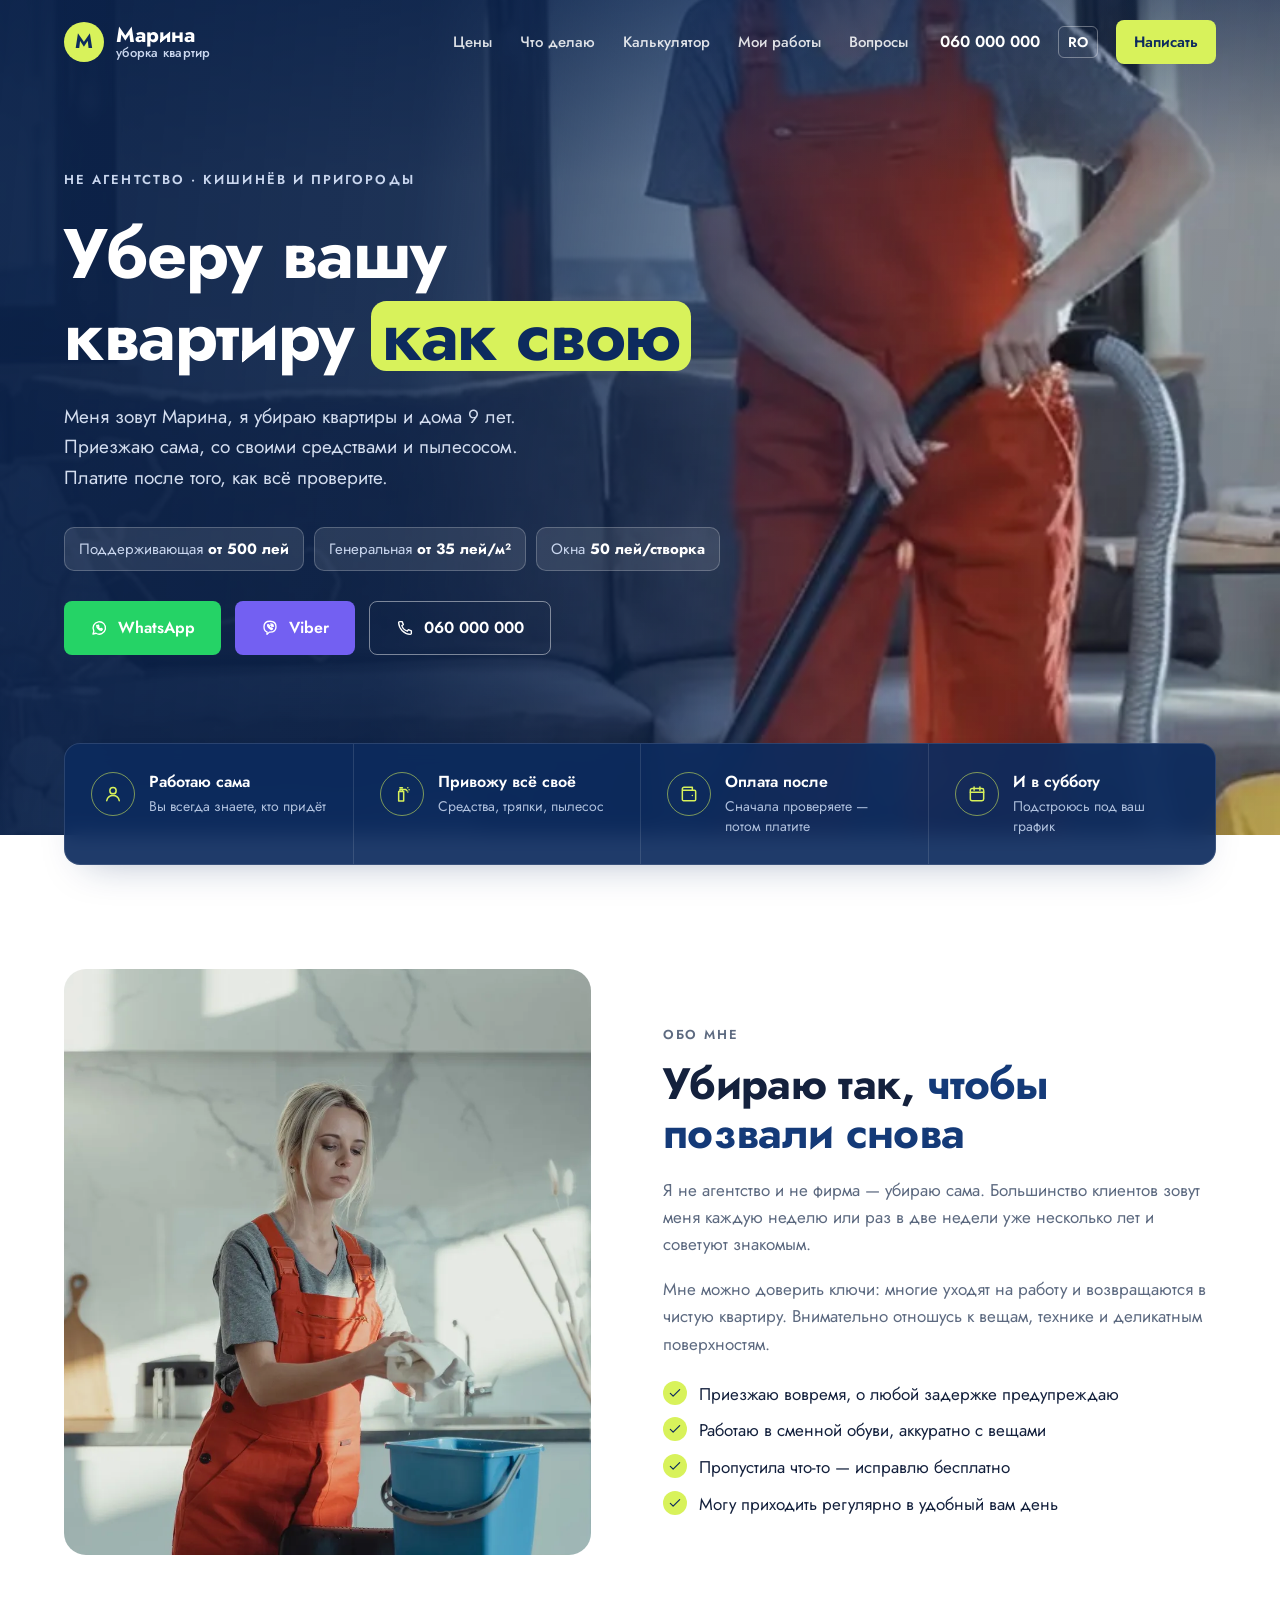
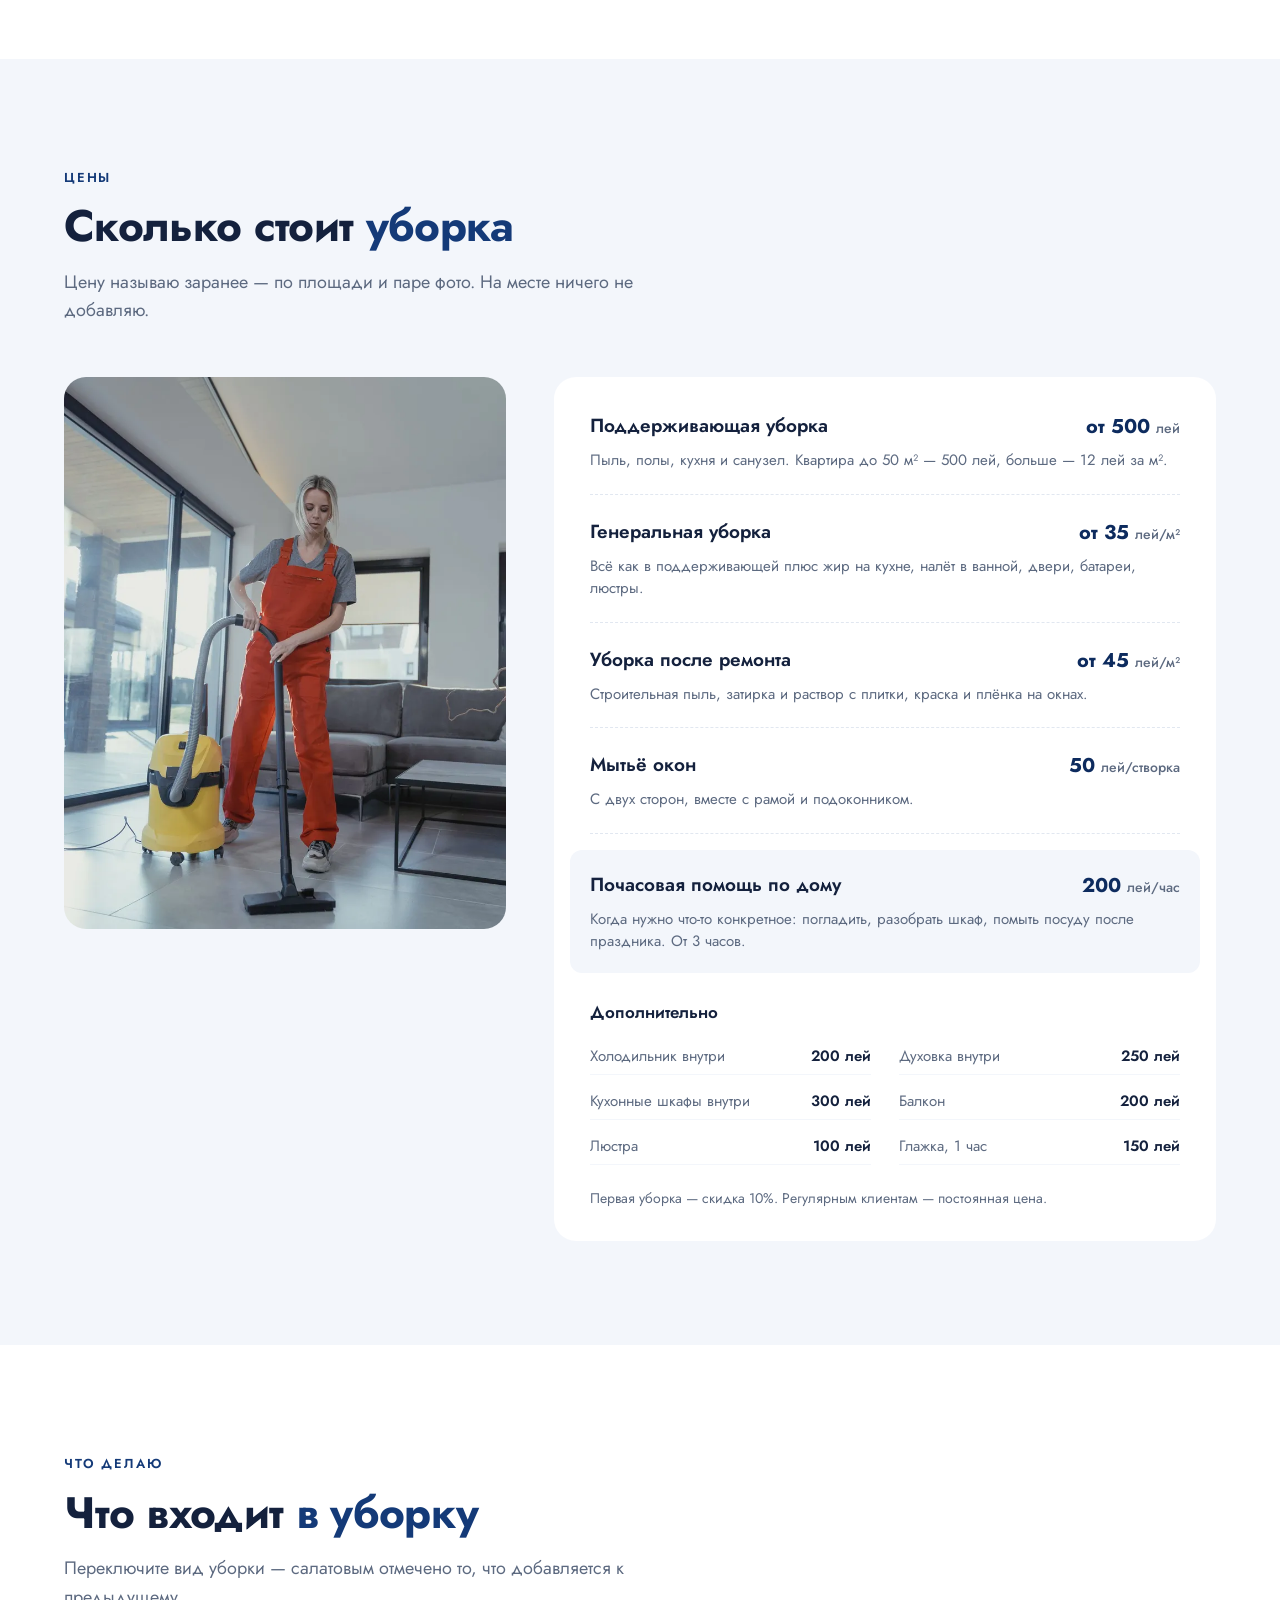
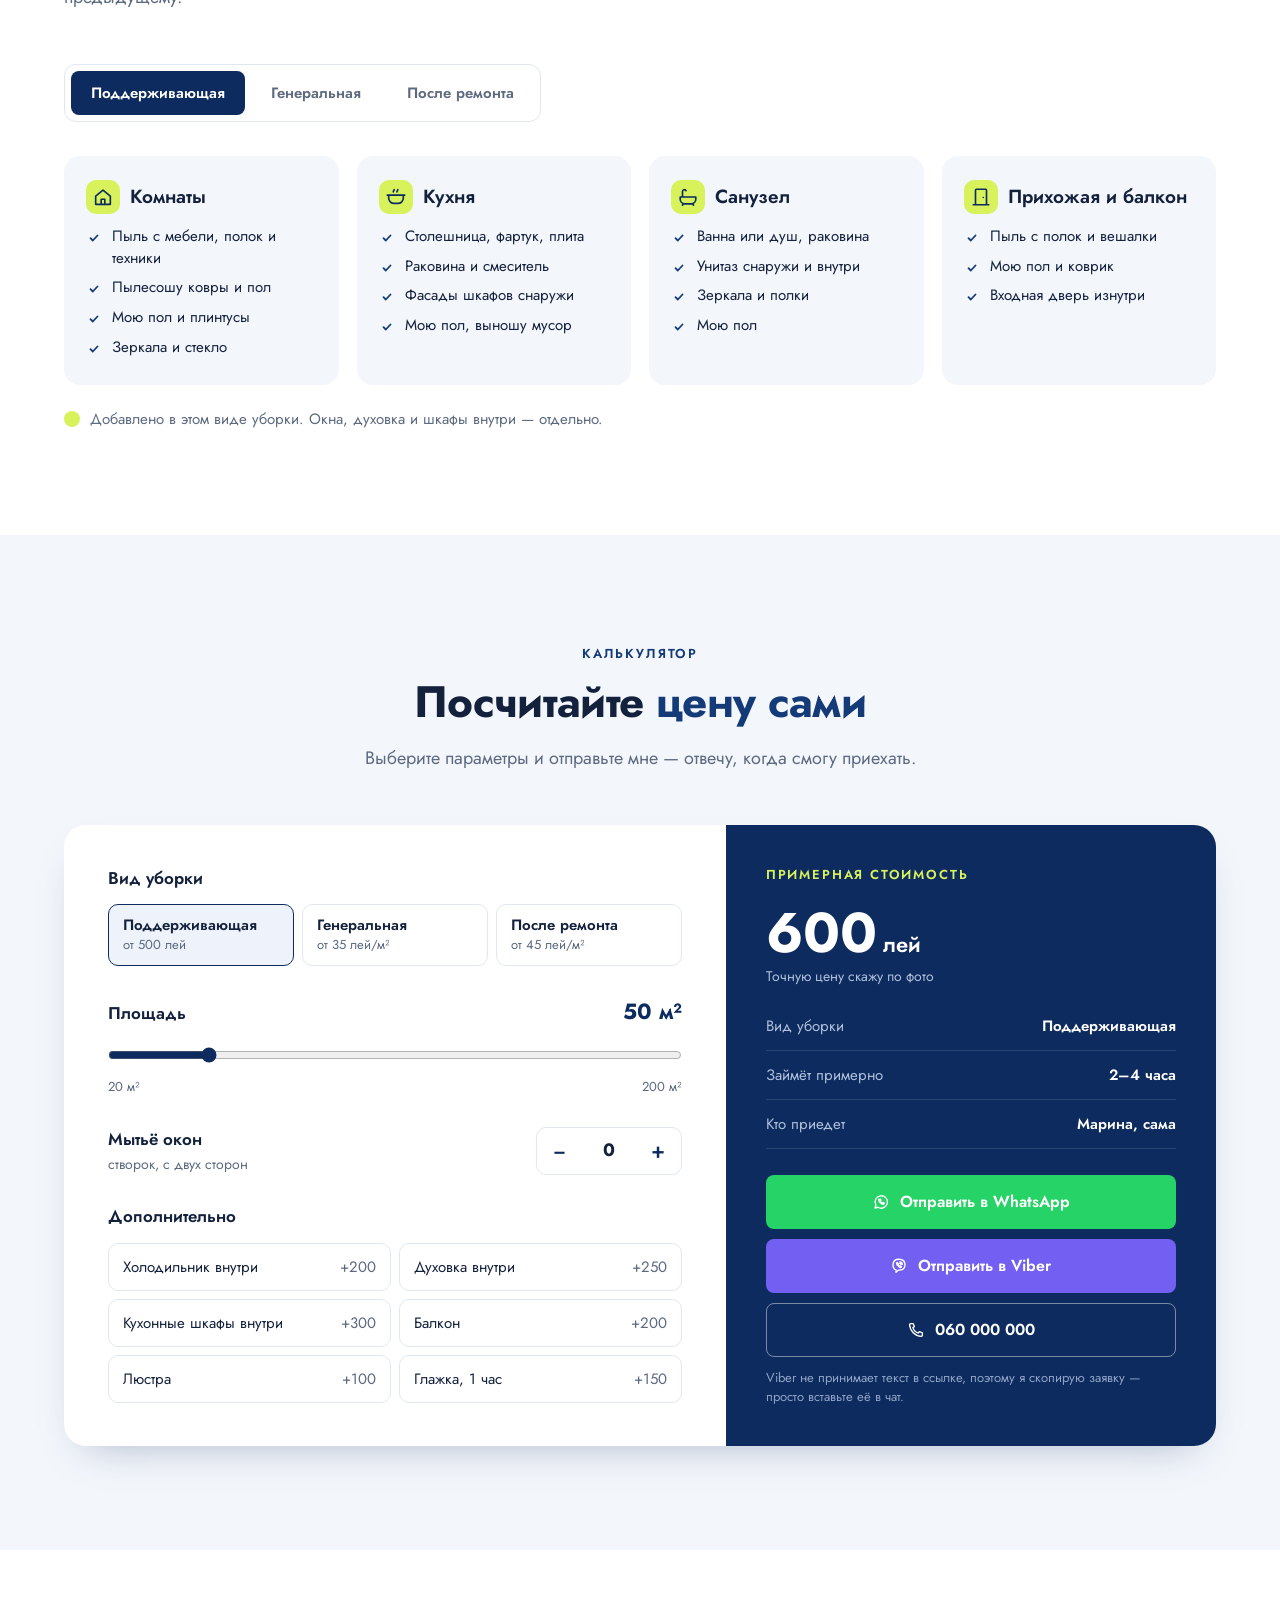
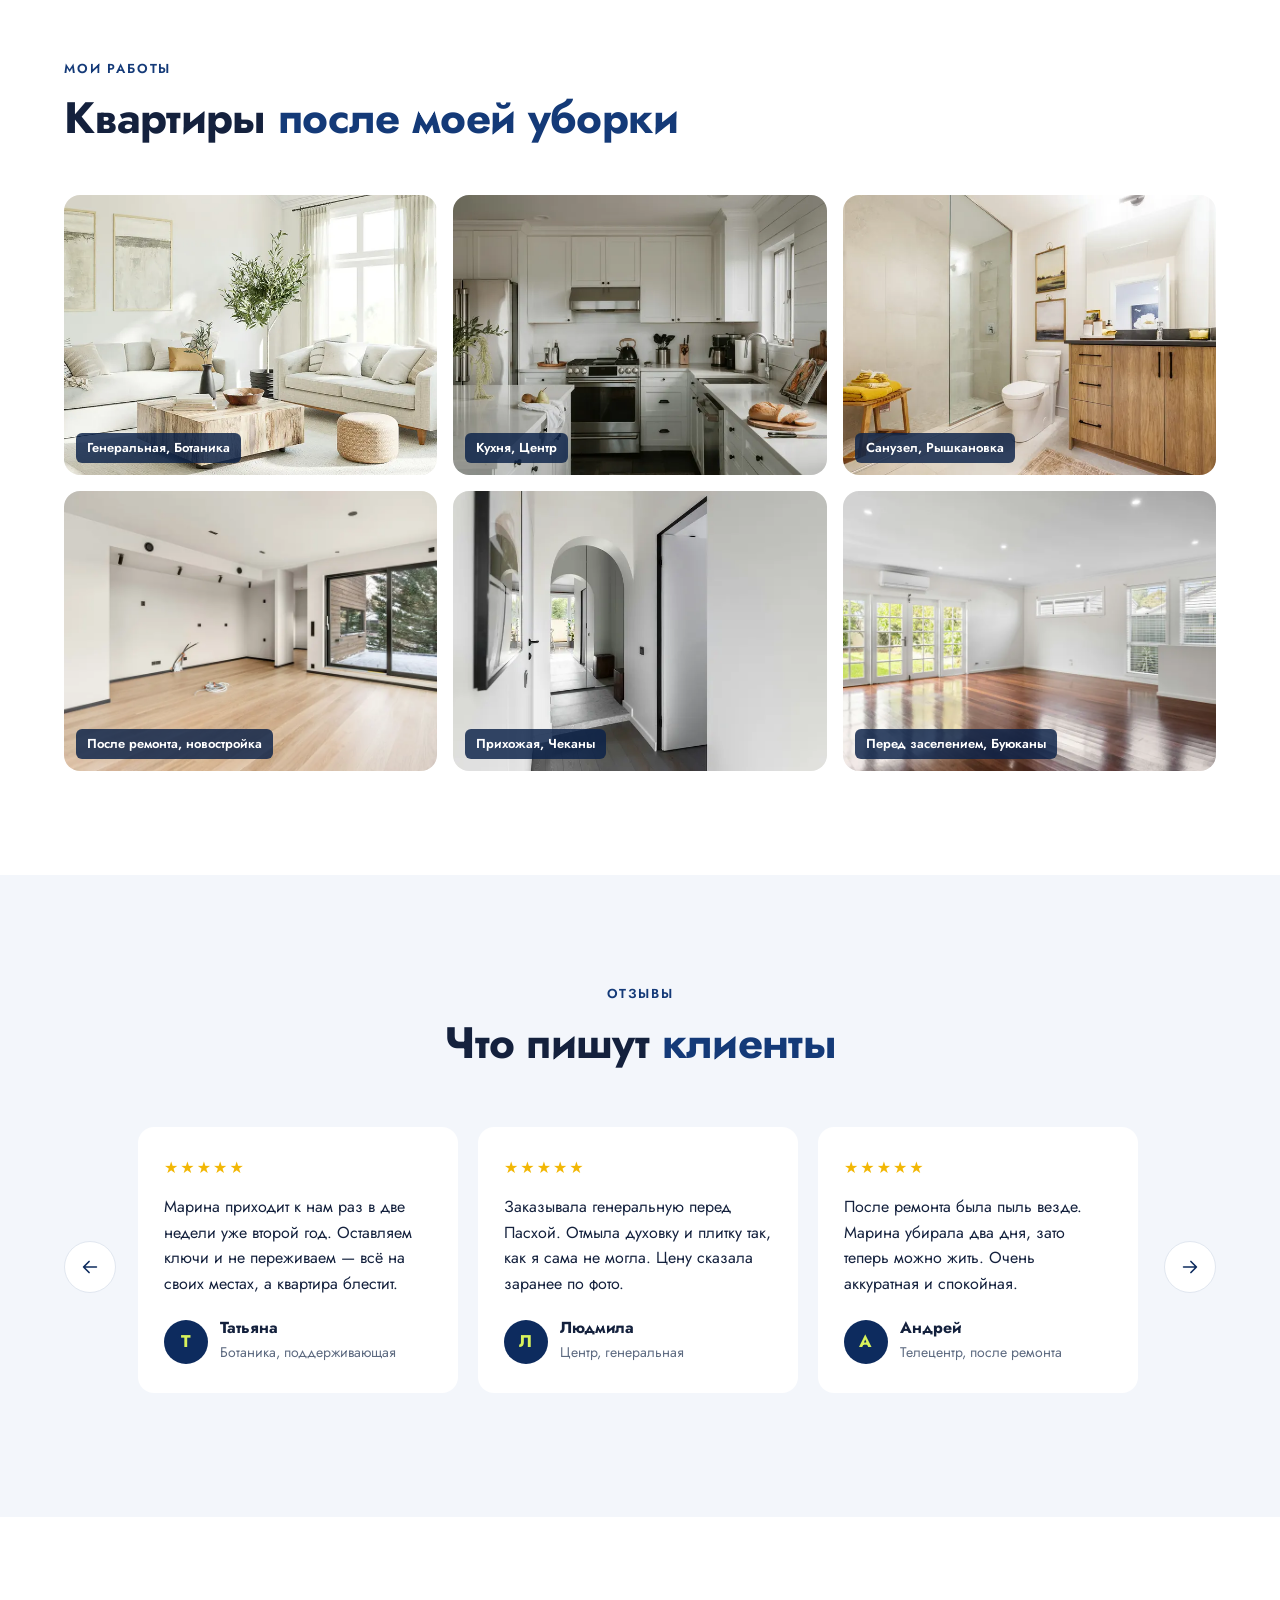
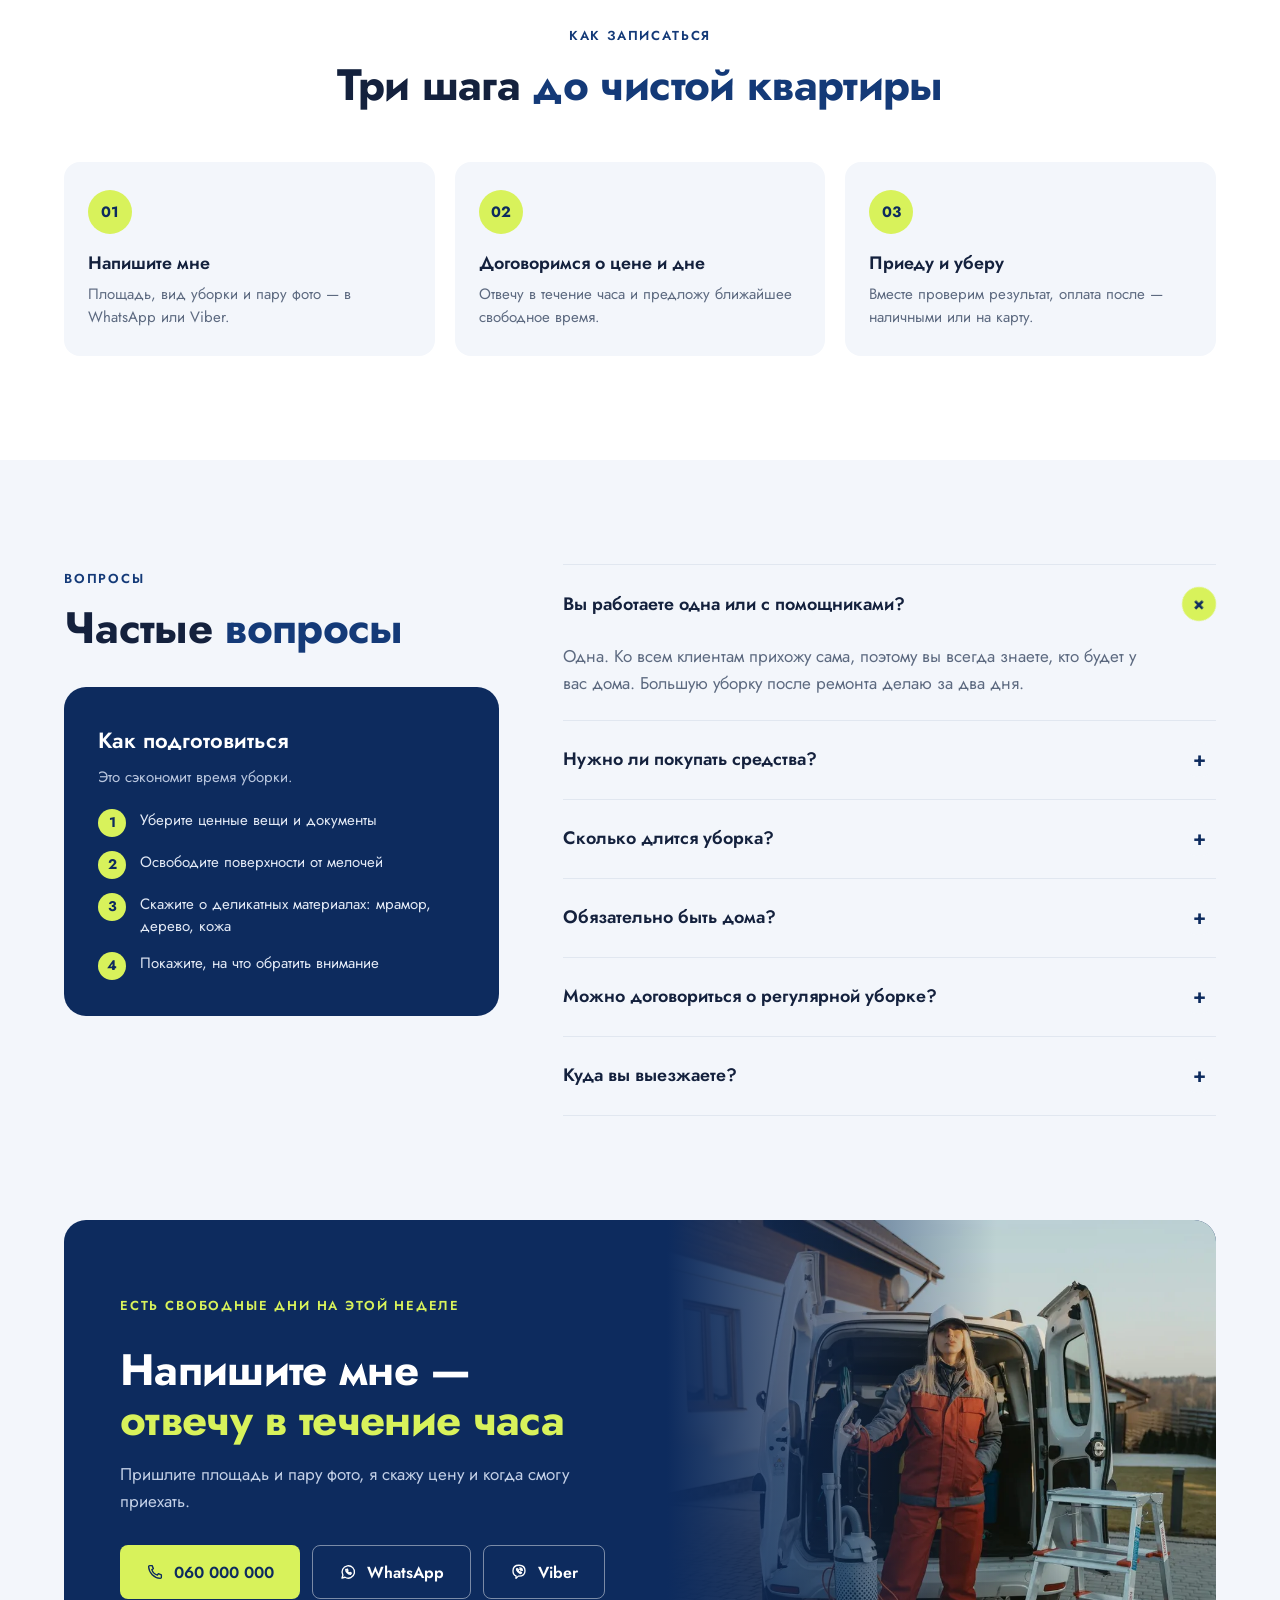
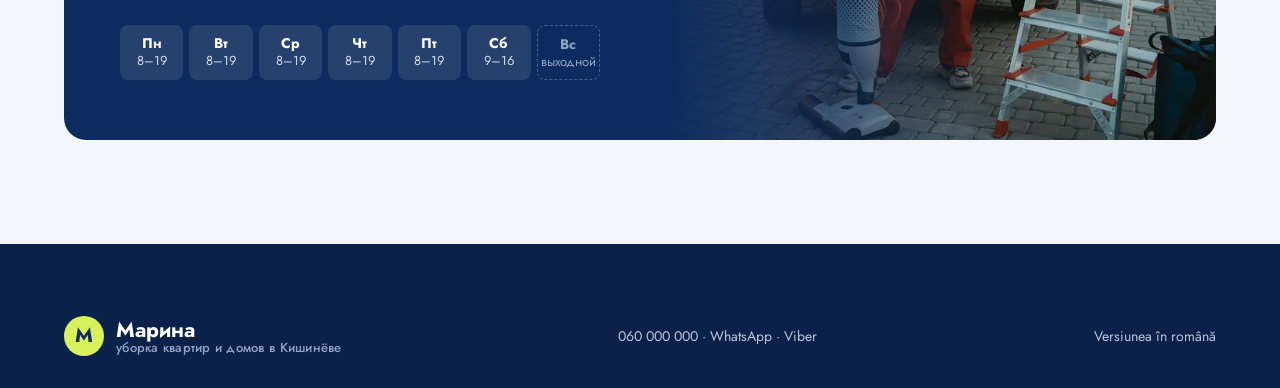
<file: index.html>
<!doctype html>
<html lang="ru">
<head>
<meta charset="utf-8">
<meta name="viewport" content="width=device-width,initial-scale=1">
<title>Марина — уборка квартир и домов в Кишинёве</title>
<meta name="description" content="Уборка квартир и домов в Кишинёве: поддерживающая, генеральная, после ремонта, мытьё окон. Приезжаю сама, со своими средствами. Не агентство. Оплата после проверки.">
<link rel="canonical" href="https://webonix-md.github.io/uborka-solo/">
<link rel="alternate" hreflang="ru" href="https://webonix-md.github.io/uborka-solo/">
<link rel="alternate" hreflang="ro" href="https://webonix-md.github.io/uborka-solo/ro.html">
<meta property="og:type" content="website">
<meta property="og:locale" content="ru_RU">
<meta property="og:title" content="Марина — уборка квартир и домов в Кишинёве">
<meta property="og:description" content="Не агентство: приезжаю сама, со своими средствами. Оплата после проверки. Цена онлайн.">
<meta property="og:url" content="https://webonix-md.github.io/uborka-solo/">
<meta property="og:image" content="https://webonix-md.github.io/uborka-solo/img/og/og-square-ru.jpg">
<meta property="og:image:width" content="1200">
<meta property="og:image:height" content="1200">
<meta name="theme-color" content="#0D2B5E">
<link rel="icon" href="favicon.svg" type="image/svg+xml">
<link rel="preload" href="fonts/Jost-Bold.woff2" as="font" type="font/woff2" crossorigin>
<link rel="preload" href="fonts/Jost-Regular.woff2" as="font" type="font/woff2" crossorigin>
<link rel="preload" href="img/hero.webp" as="image" media="(min-width:641px)">
<link rel="preload" href="img/hero-m.webp" as="image" media="(max-width:640px)">
<link rel="stylesheet" href="style.css">
</head>
<body>

<svg width="0" height="0" style="position:absolute" aria-hidden="true">
  <symbol id="i-phone" viewBox="0 0 24 24"><path d="M5 3.5h3.2l1.6 4-2 1.3a11 11 0 0 0 7.4 7.4l1.3-2 4 1.6V19a1.5 1.5 0 0 1-1.6 1.5A16.5 16.5 0 0 1 3.5 5.1 1.5 1.5 0 0 1 5 3.5z"/></symbol>
  <symbol id="i-wa" viewBox="0 0 24 24"><path d="M4 20l1.2-3.9A8.3 8.3 0 1 1 8 19z"/><path d="M9 8.5c0 3 2.5 6.5 6.3 6.6l1.1-1.6-1.7-.9-.9.8c-1-.4-2.3-1.7-2.7-2.7l.8-.9-.9-1.7-1.5.9"/></symbol>
  <symbol id="i-viber" viewBox="0 0 24 24"><path d="M12 3c5.3 0 8 2 8 7.3s-2.7 7.2-8 7.2h-.9L8 20.5v-3.3C5 16.3 4 14.3 4 10.3 4 5 6.7 3 12 3z"/><path d="M9.3 7.6c-.5.3-.7.9-.4 1.6a9 9 0 0 0 4.4 4.6c.7.3 1.3.1 1.7-.4l.3-.5-1.5-1-.7.5a5 5 0 0 1-2.3-2.3l.5-.7-1-1.5zM13 6.5a3.5 3.5 0 0 1 3.4 3.4M13 8.3a1.6 1.6 0 0 1 1.6 1.6"/></symbol>
  <symbol id="i-arr" viewBox="0 0 24 24"><path d="M5 12h14M13 6l6 6-6 6"/></symbol>
  <symbol id="i-arl" viewBox="0 0 24 24"><path d="M19 12H5M11 6l-6 6 6 6"/></symbol>
  <symbol id="i-check" viewBox="0 0 24 24"><path d="M5 12.5l4.2 4.2L19 7"/></symbol>
  <symbol id="i-user" viewBox="0 0 24 24"><circle cx="12" cy="8" r="3.8"/><path d="M4.5 20c.8-4 3.8-6.2 7.5-6.2s6.7 2.2 7.5 6.2"/></symbol>
  <symbol id="i-spray" viewBox="0 0 24 24"><path d="M8 9h6v11.5H8zM9.5 9V6.5h3V9M12.5 6.5h4l1.5 1.5M9.5 4.5h3"/><path d="M19 4.5h.01M20.5 7h.01M19 9.5h.01"/></symbol>
  <symbol id="i-wallet" viewBox="0 0 24 24"><path d="M4 7.5h14.5A1.5 1.5 0 0 1 20 9v9.5a1.5 1.5 0 0 1-1.5 1.5H5.5A1.5 1.5 0 0 1 4 18.5V6a2 2 0 0 1 2-2h10v3.5"/><path d="M16 13.8h.01"/></symbol>
  <symbol id="i-cal" viewBox="0 0 24 24"><rect x="4" y="5.5" width="16" height="14.5" rx="2"/><path d="M4 10h16M8.5 3.5v4M15.5 3.5v4"/></symbol>
  <symbol id="i-heart" viewBox="0 0 24 24"><path d="M12 20s-7.5-4.6-7.5-10.2A4.3 4.3 0 0 1 12 7.2a4.3 4.3 0 0 1 7.5 2.6C19.5 15.4 12 20 12 20z"/></symbol>
  <symbol id="i-home" viewBox="0 0 24 24"><path d="M4 11l8-6.5 8 6.5V20H4z"/><path d="M10 20v-5.5h4V20"/></symbol>
  <symbol id="i-pot" viewBox="0 0 24 24"><path d="M4 10h16v3a6 6 0 0 1-6 6h-4a6 6 0 0 1-6-6zM2.5 10h19M9 6.5c0-1 1-1.5 1-2.5M13 6.5c0-1 1-1.5 1-2.5"/></symbol>
  <symbol id="i-bath" viewBox="0 0 24 24"><path d="M3.5 12h17v2.5a5 5 0 0 1-5 5h-7a5 5 0 0 1-5-5zM6 12V6a2 2 0 0 1 3.8-.9M7 19.5L6 21M17 19.5l1 1.5"/></symbol>
  <symbol id="i-door" viewBox="0 0 24 24"><path d="M6 20.5V4.5a1 1 0 0 1 1-1h10a1 1 0 0 1 1 1v16M3.5 20.5h17M14.5 12.5h.01"/></symbol>
  <symbol id="i-chat" viewBox="0 0 24 24"><path d="M4 5.5h16v10.5H9l-5 4z"/><path d="M8 10h8M8 13h5"/></symbol>
  <symbol id="i-menu" viewBox="0 0 24 24"><path d="M4 7h16M4 12h16M4 17h16"/></symbol>
  <symbol id="i-ig" viewBox="0 0 24 24"><rect x="4" y="4" width="16" height="16" rx="5"/><circle cx="12" cy="12" r="3.7"/><path d="M16.8 7.2h.01"/></symbol>
</svg>

<header class="hdr">
  <div class="wrap">
    <a class="logo logo--name" href="#top" aria-label="Марина — уборка, на главную"><span class="logo__m">М</span><span class="logo__t">Марина<small>уборка квартир</small></span></a>
    <nav class="nav" id="nav" aria-label="Меню">
      <a href="#prices">Цены</a>
      <a href="#does">Что делаю</a>
      <a href="#calc-sec">Калькулятор</a>
      <a href="#works">Мои работы</a>
      <a href="#faq">Вопросы</a>
    </nav>
    <div class="hdr__r">
      <a class="hdr__tel" href="tel:+37360000000">060 000 000</a>
      <a class="lang" href="ro.html" hreflang="ro" lang="ro" title="Versiunea în limba română">RO</a>
      <a class="btn btn--lime btn--sm" href="https://wa.me/37360000000">Написать</a>
    </div>
    <button class="burger" id="burger" aria-label="Открыть меню" aria-expanded="false" aria-controls="nav"><svg class="i"><use href="#i-menu"/></svg></button>
  </div>
</header>

<main id="top">

<!-- ПЕРВЫЙ ЭКРАН -->
<section class="hero hero--solo">
  <div class="hero__bg">
    <picture>
      <source media="(max-width:640px)" srcset="img/hero-m.webp">
      <img src="img/hero.webp" alt="Марина пылесосит гостиную клиента" width="1920" height="1058" fetchpriority="high">
    </picture>
  </div>
  <div class="wrap">
    <div class="hero__in">
      <p class="hero__k">Не агентство · Кишинёв и пригороды</p>
      <h1>Уберу вашу квартиру <em>как&nbsp;свою</em></h1>
      <p class="hero__p">Меня зовут Марина, я убираю квартиры и дома 9 лет. Приезжаю сама, со своими средствами и пылесосом. Платите после того, как всё проверите.</p>
      <div class="me__prices">
        <span>Поддерживающая <b>от 500 лей</b></span>
        <span>Генеральная <b>от 35 лей/м²</b></span>
        <span>Окна <b>50 лей/створка</b></span>
      </div>
      <div class="hero__btns">
        <a class="btn btn--wa" href="https://wa.me/37360000000"><svg class="i"><use href="#i-wa"/></svg> WhatsApp</a>
        <a class="btn btn--vb" href="viber://chat?number=%2B37360000000"><svg class="i"><use href="#i-viber"/></svg> Viber</a>
        <a class="btn btn--line" href="tel:+37360000000"><svg class="i"><use href="#i-phone"/></svg> 060 000 000</a>
      </div>
    </div>
  </div>
</section>

<div class="perks">
  <div class="wrap">
    <ul class="perks__in">
      <li class="perk"><span class="perk__ic"><svg class="i"><use href="#i-user"/></svg></span><div><b>Работаю сама</b><span>Вы всегда знаете, кто придёт</span></div></li>
      <li class="perk"><span class="perk__ic"><svg class="i"><use href="#i-spray"/></svg></span><div><b>Привожу всё своё</b><span>Средства, тряпки, пылесос</span></div></li>
      <li class="perk"><span class="perk__ic"><svg class="i"><use href="#i-wallet"/></svg></span><div><b>Оплата после</b><span>Сначала проверяете — потом платите</span></div></li>
      <li class="perk"><span class="perk__ic"><svg class="i"><use href="#i-cal"/></svg></span><div><b>И в субботу</b><span>Подстроюсь под ваш график</span></div></li>
    </ul>
  </div>
</div>

<!-- ОБО МНЕ -->
<section class="sec sec--white" id="about">
  <div class="wrap about">
    <div class="about__img rv">
      <img src="img/about.webp" alt="Марина протирает стол на кухне" width="900" height="1080" loading="lazy">
    </div>
    <div class="about__txt rv">
      <p class="kicker">Обо мне</p>
      <h2 class="h2">Убираю так, <em>чтобы позвали снова</em></h2>
      <p>Я не агентство и не фирма — убираю сама. Большинство клиентов зовут меня каждую неделю или раз в две недели уже несколько лет и советуют знакомым.</p>
      <p>Мне можно доверить ключи: многие уходят на работу и возвращаются в чистую квартиру. Внимательно отношусь к вещам, технике и деликатным поверхностям.</p>
      <ul class="ticks">
        <li><svg class="i"><use href="#i-check"/></svg>Приезжаю вовремя, о любой задержке предупреждаю</li>
        <li><svg class="i"><use href="#i-check"/></svg>Работаю в сменной обуви, аккуратно с вещами</li>
        <li><svg class="i"><use href="#i-check"/></svg>Пропустила что-то — исправлю бесплатно</li>
        <li><svg class="i"><use href="#i-check"/></svg>Могу приходить регулярно в удобный вам день</li>
      </ul>
    </div>
  </div>
</section>

<!-- ЦЕНЫ -->
<section class="sec" id="prices">
  <div class="wrap">
    <div class="head rv">
      <p class="kicker">Цены</p>
      <h2 class="h2">Сколько стоит <em>уборка</em></h2>
      <p class="lead">Цену называю заранее — по площади и паре фото. На месте ничего не добавляю.</p>
    </div>
    <div class="prl">
      <div class="prl__img rv"><img src="img/prices.webp" alt="Марина пылесосит гостиную" width="800" height="1000" loading="lazy"></div>
      <div class="prl__list rv">
        <div class="pr"><b>Поддерживающая уборка</b><em>от 500 <small>лей</small></em><p>Пыль, полы, кухня и санузел. Квартира до 50 м² — 500 лей, больше — 12 лей за м².</p></div>
        <div class="pr"><b>Генеральная уборка</b><em>от 35 <small>лей/м²</small></em><p>Всё как в поддерживающей плюс жир на кухне, налёт в ванной, двери, батареи, люстры.</p></div>
        <div class="pr"><b>Уборка после ремонта</b><em>от 45 <small>лей/м²</small></em><p>Строительная пыль, затирка и раствор с плитки, краска и плёнка на окнах.</p></div>
        <div class="pr"><b>Мытьё окон</b><em>50 <small>лей/створка</small></em><p>С двух сторон, вместе с рамой и подоконником.</p></div>
        <div class="pr pr--hl"><b>Почасовая помощь по дому</b><em>200 <small>лей/час</small></em><p>Когда нужно что-то конкретное: погладить, разобрать шкаф, помыть посуду после праздника. От 3 часов.</p></div>
        <div class="extras">
          <h3>Дополнительно</h3>
          <ul>
            <li><span>Холодильник внутри</span><b>200 лей</b></li>
            <li><span>Духовка внутри</span><b>250 лей</b></li>
            <li><span>Кухонные шкафы внутри</span><b>300 лей</b></li>
            <li><span>Балкон</span><b>200 лей</b></li>
            <li><span>Люстра</span><b>100 лей</b></li>
            <li><span>Глажка, 1 час</span><b>150 лей</b></li>
          </ul>
        </div>
        <p class="prl__note">Первая уборка — скидка 10%. Регулярным клиентам — постоянная цена.</p>
      </div>
    </div>
  </div>
</section>

<!-- ЧТО ДЕЛАЮ -->
<section class="sec sec--white" id="does">
  <div class="wrap">
    <div class="head rv">
      <p class="kicker">Что делаю</p>
      <h2 class="h2">Что входит <em>в уборку</em></h2>
      <p class="lead">Переключите вид уборки — салатовым отмечено то, что добавляется к предыдущему.</p>
    </div>
    <div class="tabs rv" role="tablist" id="tabs">
      <button class="tab" role="tab" aria-selected="true" data-l="1">Поддерживающая</button>
      <button class="tab" role="tab" aria-selected="false" data-l="2">Генеральная</button>
      <button class="tab" role="tab" aria-selected="false" data-l="3">После ремонта</button>
    </div>
    <div class="does" id="zones">
      <article class="zone rv" style="background:var(--bg)"><div class="zone__b"><h3><svg class="i"><use href="#i-home"/></svg>Комнаты</h3><ul>
        <li data-l="1">Пыль с мебели, полок и техники</li>
        <li data-l="1">Пылесошу ковры и пол</li>
        <li data-l="1">Мою пол и плинтусы</li>
        <li data-l="1">Зеркала и стекло</li>
        <li data-l="2">Люстры, светильники, карнизы</li>
        <li data-l="2">Двери, ручки, выключатели</li>
        <li data-l="2">Батареи и верх шкафов</li>
        <li data-l="3">Строительная пыль со стен</li>
        <li data-l="3">Следы краски, клея, скотча</li>
      </ul></div></article>
      <article class="zone rv" style="background:var(--bg)"><div class="zone__b"><h3><svg class="i"><use href="#i-pot"/></svg>Кухня</h3><ul>
        <li data-l="1">Столешница, фартук, плита</li>
        <li data-l="1">Раковина и смеситель</li>
        <li data-l="1">Фасады шкафов снаружи</li>
        <li data-l="1">Мою пол, выношу мусор</li>
        <li data-l="2">Жир с фасадов и фартука</li>
        <li data-l="2">Вытяжка, холодильник снаружи</li>
        <li data-l="2">Плитка на стенах целиком</li>
        <li data-l="3">Пыль внутри всех шкафов</li>
        <li data-l="3">Цемент и затирка с плитки</li>
      </ul></div></article>
      <article class="zone rv" style="background:var(--bg)"><div class="zone__b"><h3><svg class="i"><use href="#i-bath"/></svg>Санузел</h3><ul>
        <li data-l="1">Ванна или душ, раковина</li>
        <li data-l="1">Унитаз снаружи и внутри</li>
        <li data-l="1">Зеркала и полки</li>
        <li data-l="1">Мою пол</li>
        <li data-l="2">Известковый налёт и ржавчина</li>
        <li data-l="2">Швы плитки</li>
        <li data-l="2">Стены и двери душевой</li>
        <li data-l="3">Раствор с сантехники</li>
        <li data-l="3">Наклейки и защитная плёнка</li>
      </ul></div></article>
      <article class="zone rv" style="background:var(--bg)"><div class="zone__b"><h3><svg class="i"><use href="#i-door"/></svg>Прихожая и балкон</h3><ul>
        <li data-l="1">Пыль с полок и вешалки</li>
        <li data-l="1">Мою пол и коврик</li>
        <li data-l="1">Входная дверь изнутри</li>
        <li data-l="2">Шкаф снаружи, зеркала</li>
        <li data-l="2">Балкон: пол, подоконник</li>
        <li data-l="2">Обувная полка</li>
        <li data-l="3">Выношу мусор после ремонта</li>
        <li data-l="3">Отмываю дверь от пыли</li>
      </ul></div></article>
    </div>
    <p class="zones-note"><i></i>Добавлено в этом виде уборки. Окна, духовка и шкафы внутри — отдельно.</p>
  </div>
</section>

<!-- КАЛЬКУЛЯТОР -->
<section class="sec" id="calc-sec">
  <div class="wrap">
    <div class="head head--c rv">
      <p class="kicker">Калькулятор</p>
      <h2 class="h2">Посчитайте <em>цену сами</em></h2>
      <p class="lead">Выберите параметры и отправьте мне — отвечу, когда смогу приехать.</p>
    </div>
    <div class="calc rv" id="calc" data-msg="Здравствуйте, Марина! Хочу заказать уборку: {type}, {area} м²{windows}{extras}. По калькулятору примерно {sum} лей. Удобная дата: " data-copied="Текст скопирован — вставьте его в чат Viber">
      <div class="calc__f">
        <div class="fld">
          <div class="fld__l">Вид уборки</div>
          <div class="seg">
            <label><input type="radio" name="type" value="support" checked><span>Поддерживающая<small>от 500 лей</small></span></label>
            <label><input type="radio" name="type" value="general"><span>Генеральная<small>от 35 лей/м²</small></span></label>
            <label><input type="radio" name="type" value="reno"><span>После ремонта<small>от 45 лей/м²</small></span></label>
          </div>
        </div>
        <div class="fld">
          <label class="fld__l" for="area">Площадь <output id="area-o">50 м²</output></label>
          <input type="range" id="area" min="20" max="200" step="5" value="50">
          <div class="range-s"><span>20 м²</span><span>200 м²</span></div>
        </div>
        <div class="fld fld--row">
          <div class="fld__l">Мытьё окон<small>створок, с двух сторон</small></div>
          <div class="stepper"><button type="button" data-d="-1" aria-label="Меньше створок">−</button><output id="win">0</output><button type="button" data-d="1" aria-label="Больше створок">+</button></div>
        </div>
        <div class="fld">
          <div class="fld__l">Дополнительно</div>
          <div class="chks" id="extras"></div>
        </div>
      </div>
      <div class="calc__r">
        <p class="kicker">Примерная стоимость</p>
        <p class="sum"><span id="sum">500</span><small>лей</small></p>
        <p class="sum-note">Точную цену скажу по фото</p>
        <div class="sum-list">
          <div><span>Вид уборки</span><b id="r-type">Поддерживающая</b></div>
          <div><span>Займёт примерно</span><b id="r-time">3–4 часа</b></div>
          <div><span>Кто приедет</span><b>Марина, сама</b></div>
        </div>
        <div class="calc__btns">
          <a class="btn btn--wa js-wa" href="https://wa.me/37360000000"><svg class="i"><use href="#i-wa"/></svg> Отправить в WhatsApp</a>
          <a class="btn btn--vb js-viber" href="viber://chat?number=%2B37360000000"><svg class="i"><use href="#i-viber"/></svg> Отправить в Viber</a>
          <a class="btn btn--line" href="tel:+37360000000"><svg class="i"><use href="#i-phone"/></svg> 060 000 000</a>
        </div>
        <p class="calc__hint">Viber не принимает текст в ссылке, поэтому я скопирую заявку — просто вставьте её в чат.</p>
      </div>
    </div>
  </div>
</section>

<!-- МОИ РАБОТЫ -->
<section class="sec sec--white" id="works">
  <div class="wrap">
    <div class="head rv">
      <p class="kicker">Мои работы</p>
      <h2 class="h2">Квартиры <em>после моей уборки</em></h2>
    </div>
    <div class="gal">
      <figure class="rv"><img src="img/zone-living.webp" alt="Гостиная после уборки" width="720" height="520" loading="lazy"><figcaption>Генеральная, Ботаника</figcaption></figure>
      <figure class="rv"><img src="img/zone-kitchen.webp" alt="Кухня после уборки" width="720" height="520" loading="lazy"><figcaption>Кухня, Центр</figcaption></figure>
      <figure class="rv"><img src="img/zone-bath.webp" alt="Ванная после уборки" width="720" height="520" loading="lazy"><figcaption>Санузел, Рышкановка</figcaption></figure>
      <figure class="rv"><img src="img/case-a1.webp" alt="Квартира после ремонта и уборки" width="800" height="600" loading="lazy"><figcaption>После ремонта, новостройка</figcaption></figure>
      <figure class="rv"><img src="img/zone-hall.webp" alt="Прихожая после уборки" width="720" height="520" loading="lazy"><figcaption>Прихожая, Чеканы</figcaption></figure>
      <figure class="rv"><img src="img/case-a2.webp" alt="Комната перед заселением" width="800" height="600" loading="lazy"><figcaption>Перед заселением, Буюканы</figcaption></figure>
    </div>
  </div>
</section>

<!-- ОТЗЫВЫ -->
<section class="sec" id="reviews">
  <div class="wrap">
    <div class="head head--c rv">
      <p class="kicker">Отзывы</p>
      <h2 class="h2">Что пишут <em>клиенты</em></h2>
    </div>
    <div class="rev rv">
      <button class="rev__arr" data-dir="-1" aria-label="Предыдущий отзыв"><svg class="i"><use href="#i-arl"/></svg></button>
      <div class="rev__track" id="rev">
        <article class="r" style="background:#fff"><div class="r__stars">★★★★★</div><p>Марина приходит к нам раз в две недели уже второй год. Оставляем ключи и не переживаем — всё на своих местах, а квартира блестит.</p><div class="r__who"><span class="r__av">Т</span><div><b>Татьяна</b><span>Ботаника, поддерживающая</span></div></div></article>
        <article class="r" style="background:#fff"><div class="r__stars">★★★★★</div><p>Заказывала генеральную перед Пасхой. Отмыла духовку и плитку так, как я сама не могла. Цену сказала заранее по фото.</p><div class="r__who"><span class="r__av">Л</span><div><b>Людмила</b><span>Центр, генеральная</span></div></div></article>
        <article class="r" style="background:#fff"><div class="r__stars">★★★★★</div><p>После ремонта была пыль везде. Марина убирала два дня, зато теперь можно жить. Очень аккуратная и спокойная.</p><div class="r__who"><span class="r__av">А</span><div><b>Андрей</b><span>Телецентр, после ремонта</span></div></div></article>
        <article class="r" style="background:#fff"><div class="r__stars">★★★★★</div><p>Удобно, что всё привозит с собой. Я ничего не покупала, просто открыла дверь.</p><div class="r__who"><span class="r__av">Н</span><div><b>Наталья</b><span>Дурлешты, дом</span></div></div></article>
      </div>
      <button class="rev__arr" data-dir="1" aria-label="Следующий отзыв"><svg class="i"><use href="#i-arr"/></svg></button>
    </div>
  </div>
</section>

<!-- КАК ЗАПИСАТЬСЯ -->
<section class="sec sec--white">
  <div class="wrap">
    <div class="head head--c rv">
      <p class="kicker">Как записаться</p>
      <h2 class="h2">Три шага <em>до чистой квартиры</em></h2>
    </div>
    <div class="steps steps--3">
      <div class="step rv"><b>Напишите мне</b><p>Площадь, вид уборки и пару фото — в WhatsApp или Viber.</p></div>
      <div class="step rv"><b>Договоримся о цене и дне</b><p>Отвечу в течение часа и предложу ближайшее свободное время.</p></div>
      <div class="step rv"><b>Приеду и уберу</b><p>Вместе проверим результат, оплата после — наличными или на карту.</p></div>
    </div>
  </div>
</section>

<!-- FAQ -->
<section class="sec" id="faq">
  <div class="wrap faq">
    <div class="rv">
      <p class="kicker">Вопросы</p>
      <h2 class="h2">Частые <em>вопросы</em></h2>
      <div class="prep">
        <h3>Как подготовиться</h3>
        <p>Это сэкономит время уборки.</p>
        <ol>
          <li>Уберите ценные вещи и документы</li>
          <li>Освободите поверхности от мелочей</li>
          <li>Скажите о деликатных материалах: мрамор, дерево, кожа</li>
          <li>Покажите, на что обратить внимание</li>
        </ol>
      </div>
    </div>
    <div class="rv">
      <details class="qa" open><summary>Вы работаете одна или с помощниками?<i>+</i></summary><p>Одна. Ко всем клиентам прихожу сама, поэтому вы всегда знаете, кто будет у вас дома. Большую уборку после ремонта делаю за два дня.</p></details>
      <details class="qa"><summary>Нужно ли покупать средства?<i>+</i></summary><p>Нет, привожу всё своё: профессиональные средства, микрофибру, пылесос и стремянку. Если у вас есть любимые средства — использую их.</p></details>
      <details class="qa"><summary>Сколько длится уборка?<i>+</i></summary><p>Поддерживающая уборка квартиры до 50 м² — 2–4 часа, генеральная — 5–7 часов. Точнее скажу, когда увижу фото.</p></details>
      <details class="qa"><summary>Обязательно быть дома?<i>+</i></summary><p>Нет. Можно оставить ключи — многие клиенты так и делают. В конце пришлю фото, как всё выглядит.</p></details>
      <details class="qa"><summary>Можно договориться о регулярной уборке?<i>+</i></summary><p>Да, прихожу раз в неделю или раз в две недели в один и тот же день. Для постоянных клиентов — фиксированная цена.</p></details>
      <details class="qa"><summary>Куда вы выезжаете?<i>+</i></summary><p>По всему Кишинёву и в пригороды: Дурлешты, Ставчены, Яловены, Кодру, Бачой.</p></details>
    </div>
  </div>
</section>

<!-- CTA -->
<section class="wrap">
  <div class="cta rv">
    <div class="cta__b">
      <p class="kicker">Есть свободные дни на этой неделе</p>
      <h2 class="h2">Напишите мне — <em>отвечу в течение часа</em></h2>
      <p>Пришлите площадь и пару фото, я скажу цену и когда смогу приехать.</p>
      <div class="cta__btns">
        <a class="btn btn--lime" href="tel:+37360000000"><svg class="i"><use href="#i-phone"/></svg> 060 000 000</a>
        <a class="btn btn--line" href="https://wa.me/37360000000"><svg class="i"><use href="#i-wa"/></svg> WhatsApp</a>
        <a class="btn btn--line" href="viber://chat?number=%2B37360000000"><svg class="i"><use href="#i-viber"/></svg> Viber</a>
      </div>
      <div class="hours" aria-label="График работы">
        <span><b>Пн</b>8–19</span><span><b>Вт</b>8–19</span><span><b>Ср</b>8–19</span><span><b>Чт</b>8–19</span><span><b>Пт</b>8–19</span><span><b>Сб</b>9–16</span><span class="off"><b>Вс</b>выходной</span>
      </div>
    </div>
    <div class="cta__img"><img src="img/van.webp" alt="Марина с пылесосом и стремянкой у дома клиента" width="900" height="1000" loading="lazy"></div>
  </div>
</section>

</main>

<footer class="ftr">
  <div class="wrap">
    <div class="ftr__b" style="margin-top:0;border-top:0;padding-top:0;align-items:center">
      <a class="logo logo--name" href="#top" style="color:#fff;margin:0"><span class="logo__m">М</span><span class="logo__t">Марина<small>уборка квартир и домов в Кишинёве</small></span></a>
      <span><a href="tel:+37360000000">060 000 000</a> · <a href="https://wa.me/37360000000">WhatsApp</a> · <a href="viber://chat?number=%2B37360000000">Viber</a></span>
      <a href="ro.html" hreflang="ro" lang="ro">Versiunea în română</a>
    </div>
  </div>
</footer>

<nav class="mbar" aria-label="Связаться">
  <a href="tel:+37360000000"><svg class="i"><use href="#i-phone"/></svg>Позвонить</a>
  <a href="viber://chat?number=%2B37360000000"><svg class="i"><use href="#i-viber"/></svg>Viber</a>
  <a href="https://wa.me/37360000000"><svg class="i"><use href="#i-wa"/></svg>WhatsApp</a>
</nav>
<div class="toast" id="toast" role="status" aria-live="polite"></div>

<!-- Цены калькулятора: меняйте здесь (лей). speed — сколько м² убирает за час -->
<script type="application/json" id="calc-data">
{
  "types": {
    "support": {"name": "Поддерживающая", "msg": "поддерживающая", "rate": 12, "min": 500,  "speed": 18},
    "general": {"name": "Генеральная",    "msg": "генеральная",    "rate": 35, "min": 1200, "speed": 10},
    "reno":    {"name": "После ремонта",  "msg": "после ремонта",  "rate": 45, "min": 1800, "speed": 7}
  },
  "window": 50,
  "extras": [
    {"id": "fridge",  "name": "Холодильник внутри", "price": 200},
    {"id": "oven",    "name": "Духовка внутри",     "price": 250},
    {"id": "cabs",    "name": "Кухонные шкафы внутри", "price": 300},
    {"id": "balcony", "name": "Балкон",             "price": 200},
    {"id": "lamp",    "name": "Люстра",             "price": 100},
    {"id": "iron",    "name": "Глажка, 1 час",      "price": 150}
  ],
  "words": {"lei": "лей", "hours": ["час", "часа", "часов"], "windows": "окна, створок: {n}", "extras": "доп.: ", "twoDays": "2 дня"}
}
</script>
<script src="main.js" defer></script>
</body>
</html>
</file>
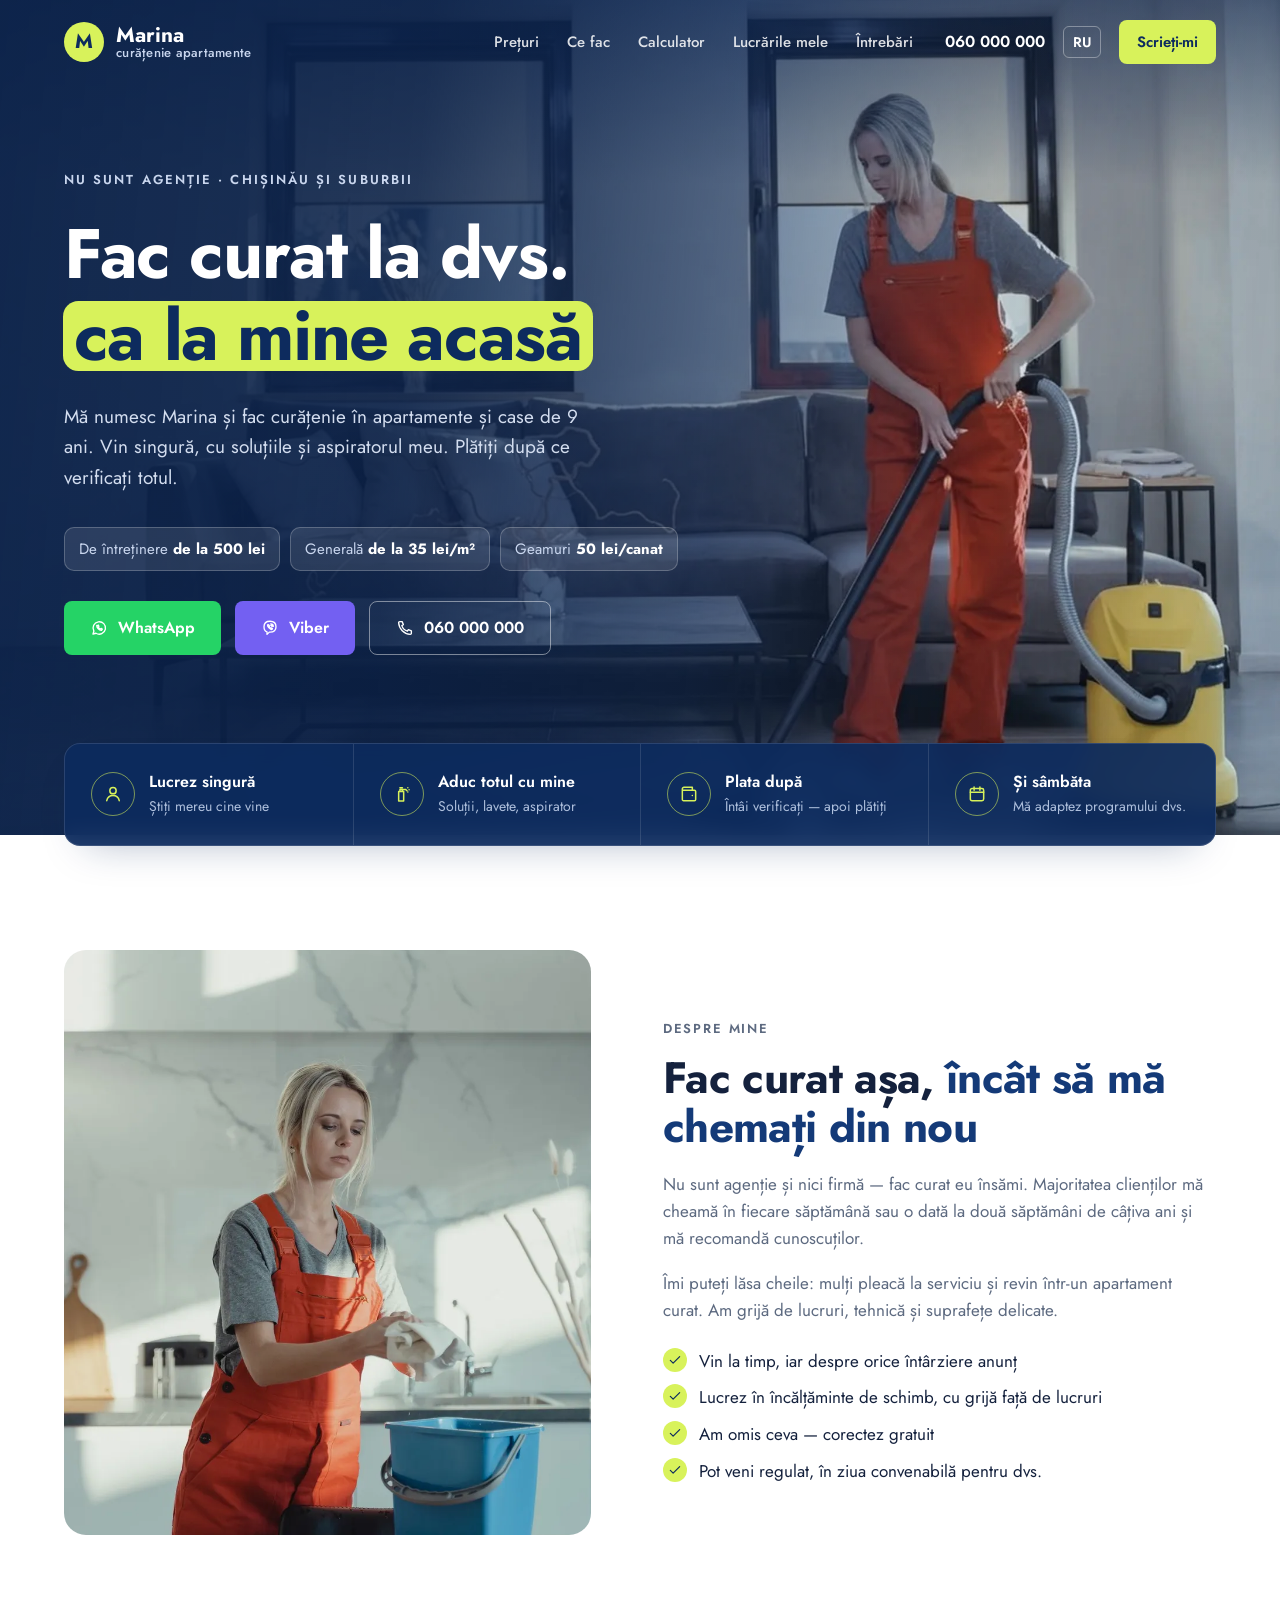
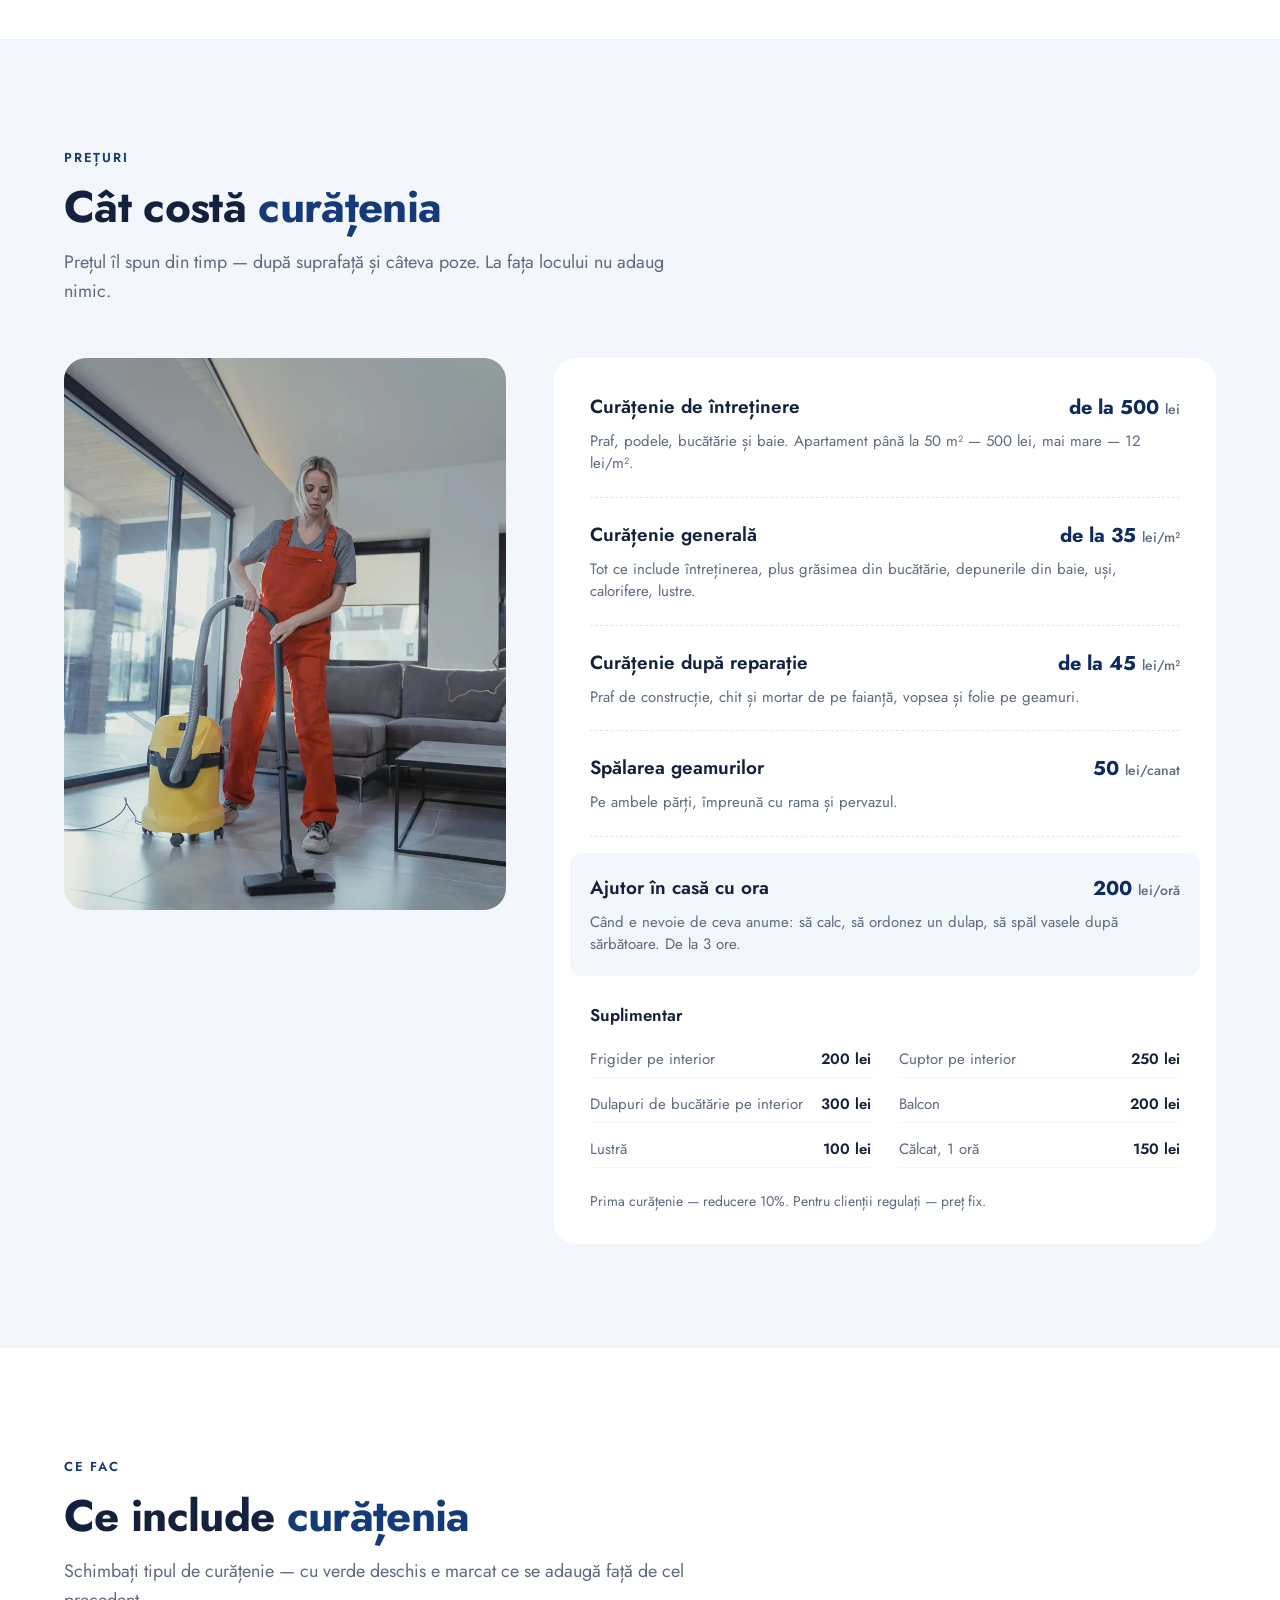
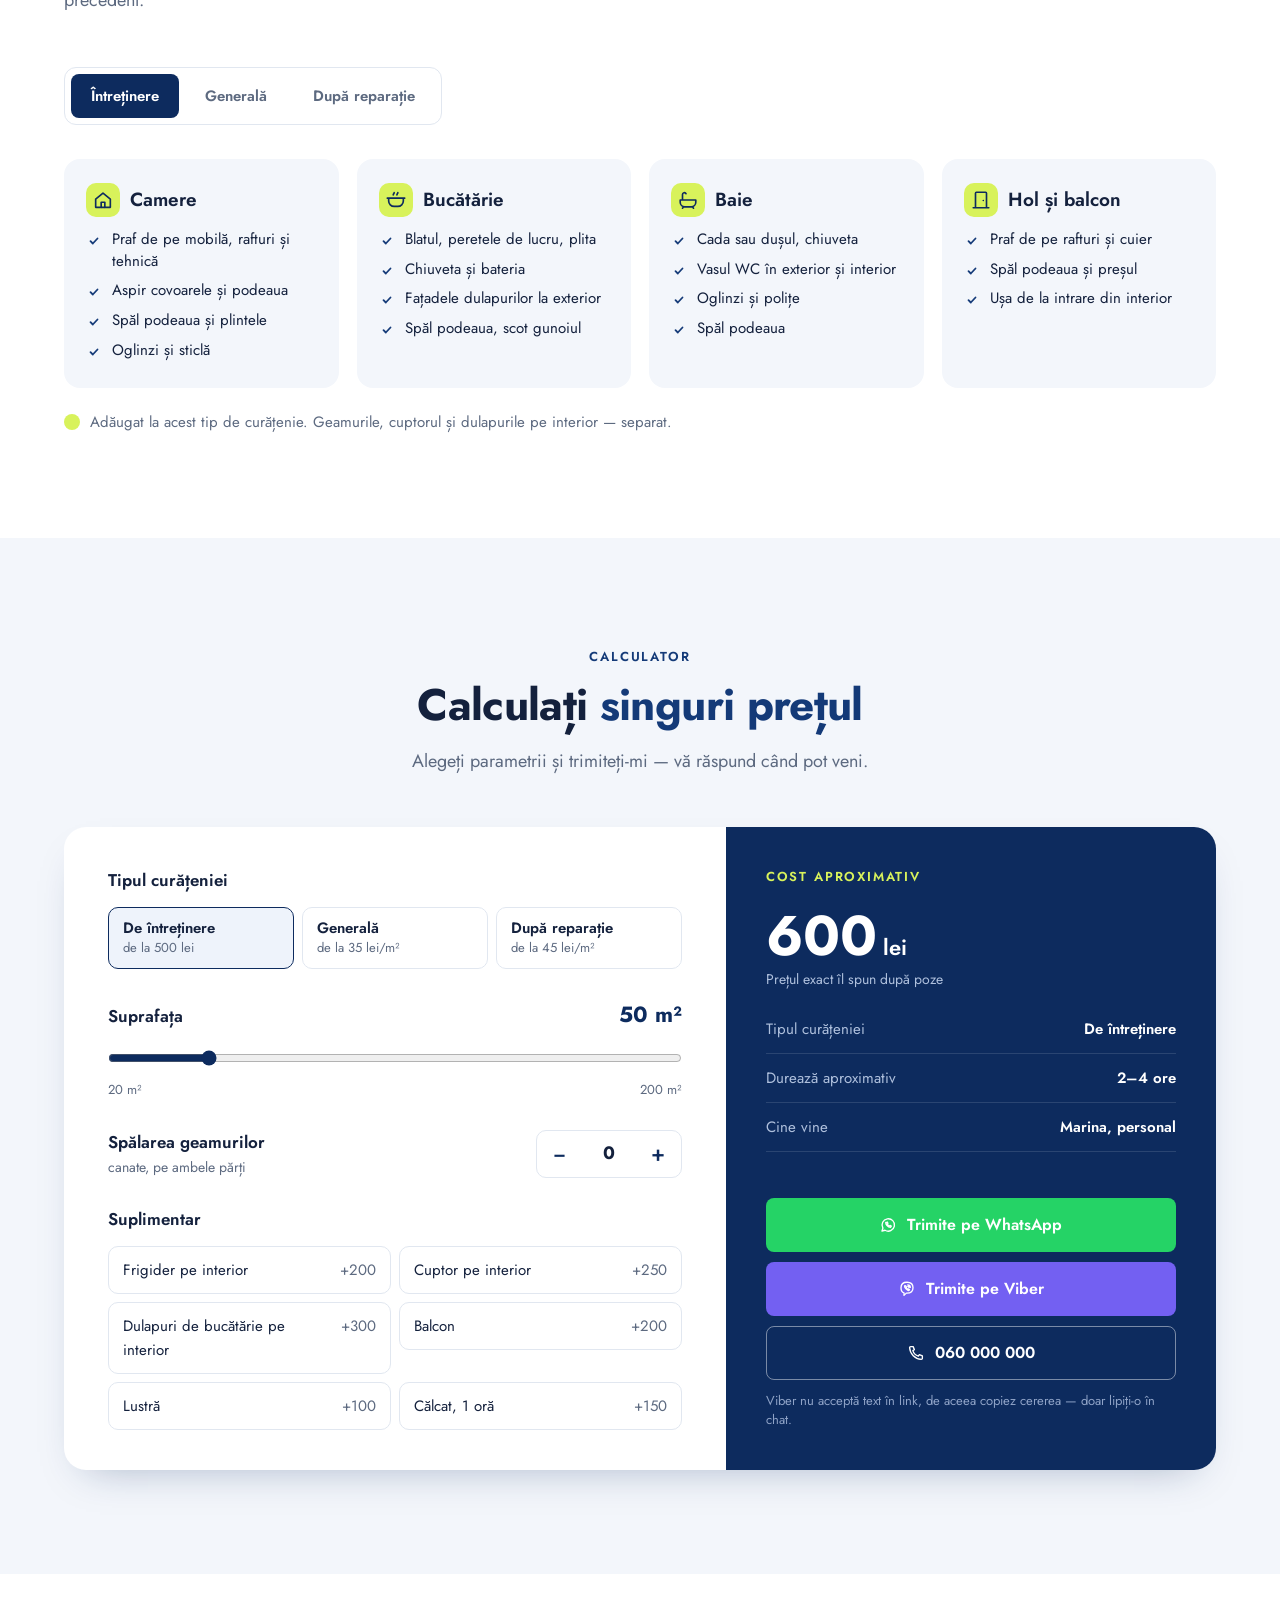
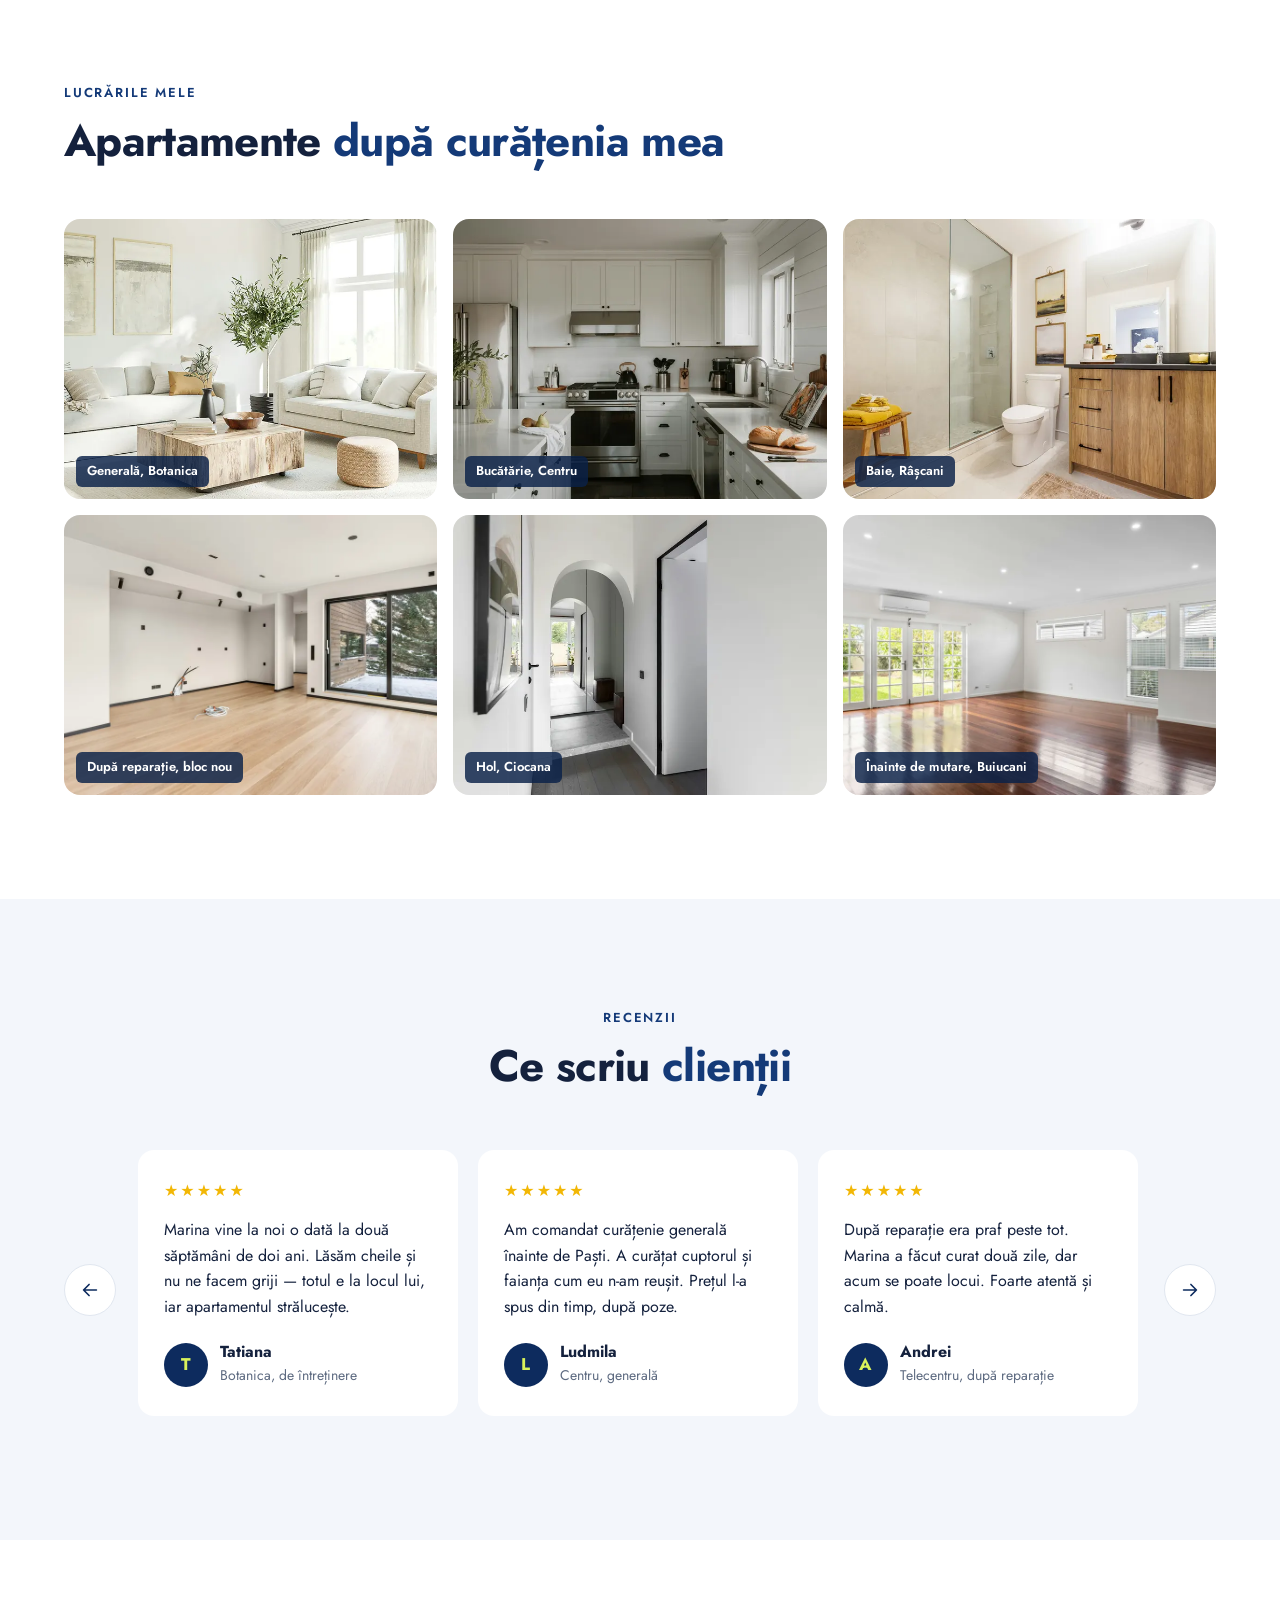
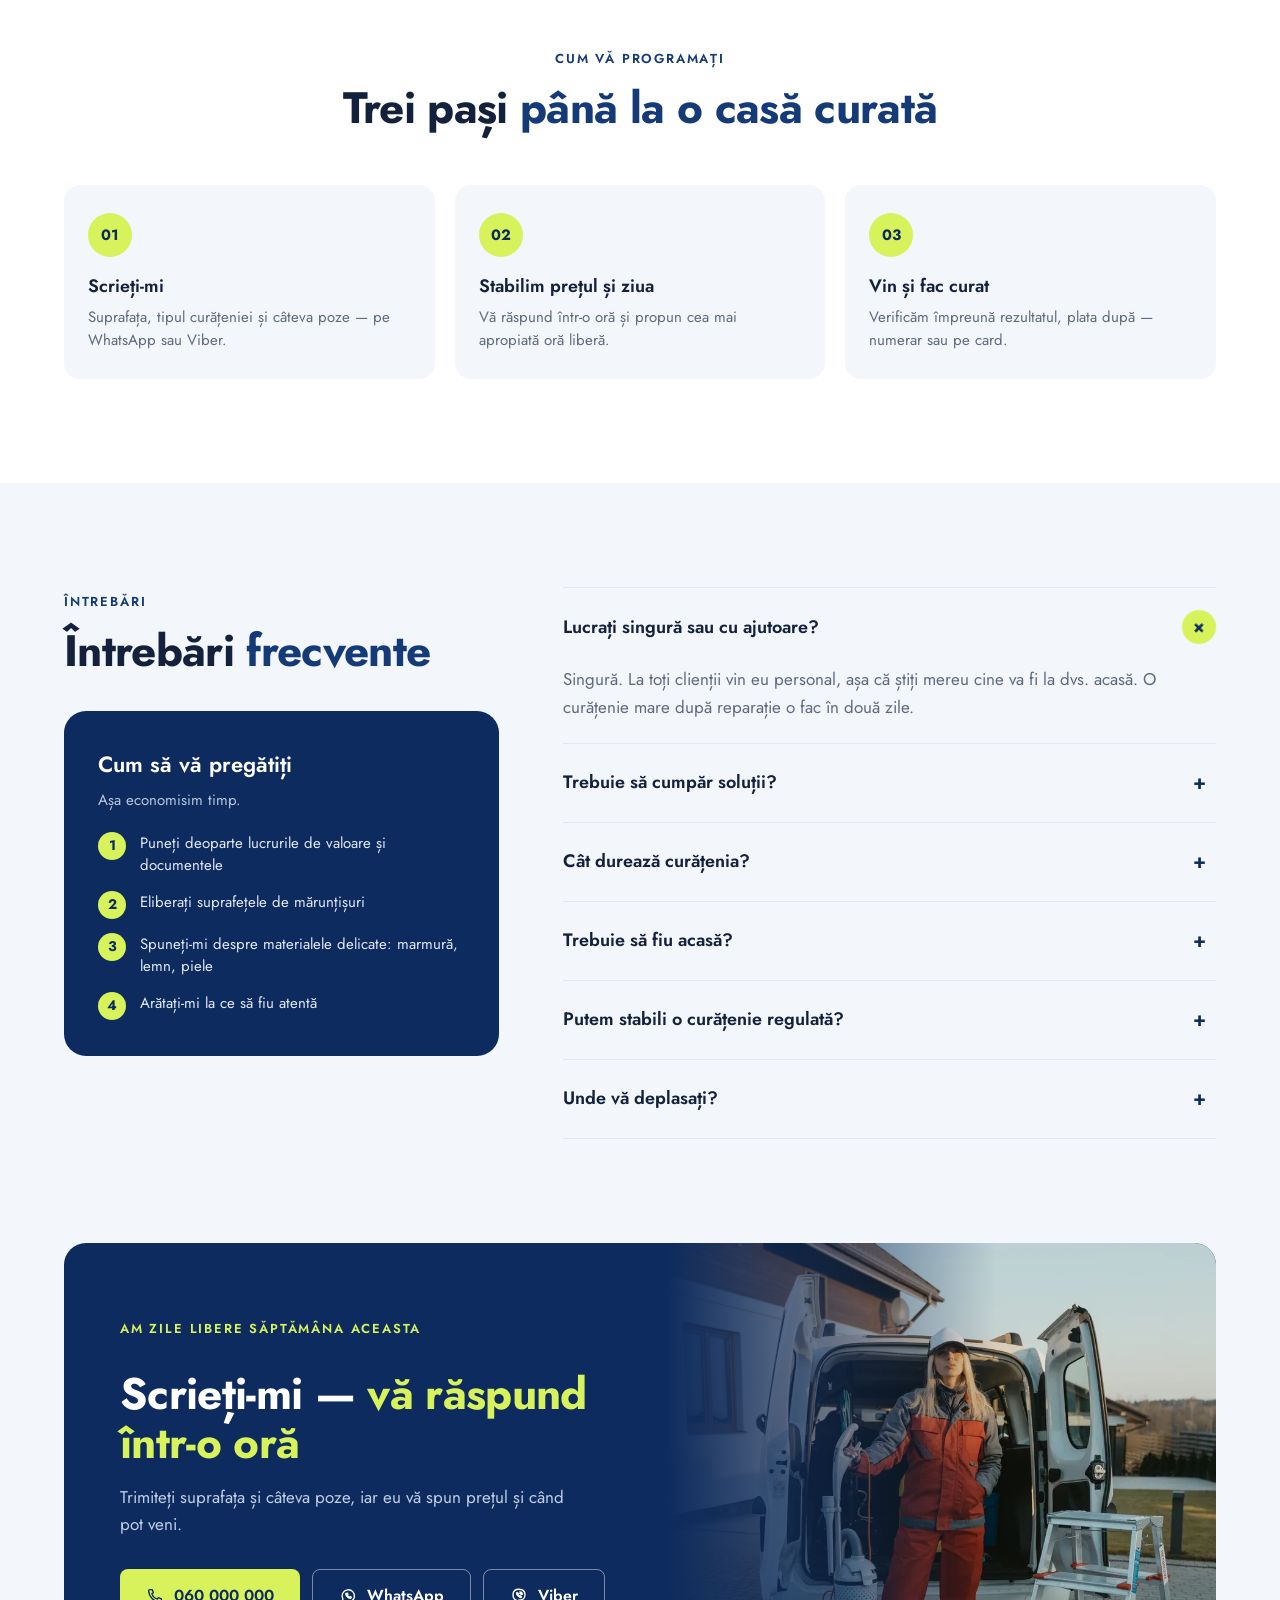
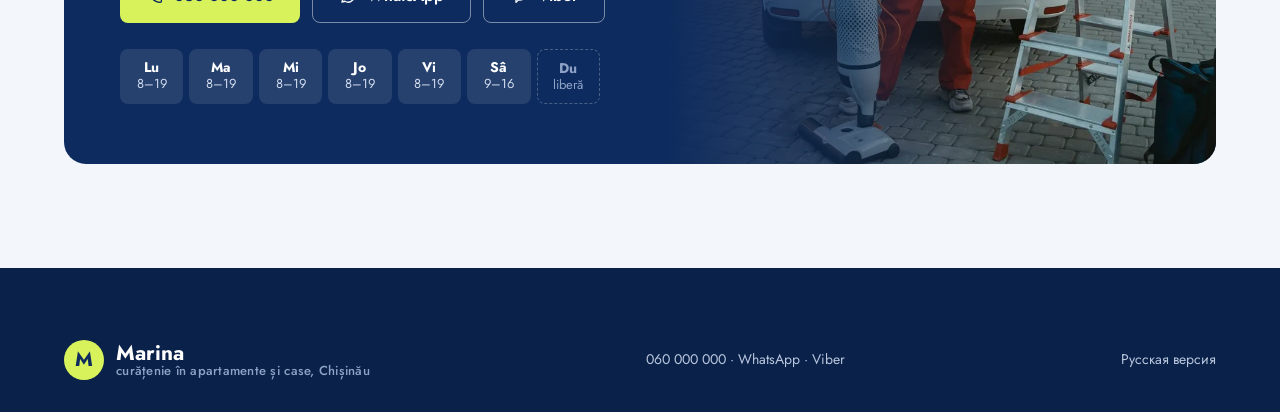
<file: ro.html>
<!doctype html>
<html lang="ro">
<head>
<meta charset="utf-8">
<meta name="viewport" content="width=device-width,initial-scale=1">
<title>Marina — curățenie în apartamente și case în Chișinău</title>
<meta name="description" content="Curățenie în apartamente și case în Chișinău: de întreținere, generală, după reparație, spălarea geamurilor. Vin singură, cu soluțiile mele. Nu sunt agenție. Plata după verificare.">
<link rel="canonical" href="https://webonix-md.github.io/uborka-solo/ro.html">
<link rel="alternate" hreflang="ru" href="https://webonix-md.github.io/uborka-solo/">
<link rel="alternate" hreflang="ro" href="https://webonix-md.github.io/uborka-solo/ro.html">
<meta property="og:type" content="website">
<meta property="og:locale" content="ro_RO">
<meta property="og:title" content="Marina — curățenie în apartamente și case în Chișinău">
<meta property="og:description" content="Nu sunt agenție: vin singură, cu soluțiile mele. Plata după verificare. Preț online.">
<meta property="og:url" content="https://webonix-md.github.io/uborka-solo/ro.html">
<meta property="og:image" content="https://webonix-md.github.io/uborka-solo/img/og/og-square-ro.jpg">
<meta property="og:image:width" content="1200">
<meta property="og:image:height" content="1200">
<meta name="theme-color" content="#0D2B5E">
<link rel="icon" href="favicon.svg" type="image/svg+xml">
<link rel="preload" href="fonts/Jost-Bold.woff2" as="font" type="font/woff2" crossorigin>
<link rel="preload" href="fonts/Jost-Regular.woff2" as="font" type="font/woff2" crossorigin>
<link rel="preload" href="img/hero.webp" as="image" media="(min-width:641px)">
<link rel="preload" href="img/hero-m.webp" as="image" media="(max-width:640px)">
<link rel="stylesheet" href="style.css">
</head>
<body>

<svg width="0" height="0" style="position:absolute" aria-hidden="true">
  <symbol id="i-phone" viewBox="0 0 24 24"><path d="M5 3.5h3.2l1.6 4-2 1.3a11 11 0 0 0 7.4 7.4l1.3-2 4 1.6V19a1.5 1.5 0 0 1-1.6 1.5A16.5 16.5 0 0 1 3.5 5.1 1.5 1.5 0 0 1 5 3.5z"/></symbol>
  <symbol id="i-wa" viewBox="0 0 24 24"><path d="M4 20l1.2-3.9A8.3 8.3 0 1 1 8 19z"/><path d="M9 8.5c0 3 2.5 6.5 6.3 6.6l1.1-1.6-1.7-.9-.9.8c-1-.4-2.3-1.7-2.7-2.7l.8-.9-.9-1.7-1.5.9"/></symbol>
  <symbol id="i-viber" viewBox="0 0 24 24"><path d="M12 3c5.3 0 8 2 8 7.3s-2.7 7.2-8 7.2h-.9L8 20.5v-3.3C5 16.3 4 14.3 4 10.3 4 5 6.7 3 12 3z"/><path d="M9.3 7.6c-.5.3-.7.9-.4 1.6a9 9 0 0 0 4.4 4.6c.7.3 1.3.1 1.7-.4l.3-.5-1.5-1-.7.5a5 5 0 0 1-2.3-2.3l.5-.7-1-1.5zM13 6.5a3.5 3.5 0 0 1 3.4 3.4M13 8.3a1.6 1.6 0 0 1 1.6 1.6"/></symbol>
  <symbol id="i-arr" viewBox="0 0 24 24"><path d="M5 12h14M13 6l6 6-6 6"/></symbol>
  <symbol id="i-arl" viewBox="0 0 24 24"><path d="M19 12H5M11 6l-6 6 6 6"/></symbol>
  <symbol id="i-check" viewBox="0 0 24 24"><path d="M5 12.5l4.2 4.2L19 7"/></symbol>
  <symbol id="i-user" viewBox="0 0 24 24"><circle cx="12" cy="8" r="3.8"/><path d="M4.5 20c.8-4 3.8-6.2 7.5-6.2s6.7 2.2 7.5 6.2"/></symbol>
  <symbol id="i-spray" viewBox="0 0 24 24"><path d="M8 9h6v11.5H8zM9.5 9V6.5h3V9M12.5 6.5h4l1.5 1.5M9.5 4.5h3"/><path d="M19 4.5h.01M20.5 7h.01M19 9.5h.01"/></symbol>
  <symbol id="i-wallet" viewBox="0 0 24 24"><path d="M4 7.5h14.5A1.5 1.5 0 0 1 20 9v9.5a1.5 1.5 0 0 1-1.5 1.5H5.5A1.5 1.5 0 0 1 4 18.5V6a2 2 0 0 1 2-2h10v3.5"/><path d="M16 13.8h.01"/></symbol>
  <symbol id="i-cal" viewBox="0 0 24 24"><rect x="4" y="5.5" width="16" height="14.5" rx="2"/><path d="M4 10h16M8.5 3.5v4M15.5 3.5v4"/></symbol>
  <symbol id="i-heart" viewBox="0 0 24 24"><path d="M12 20s-7.5-4.6-7.5-10.2A4.3 4.3 0 0 1 12 7.2a4.3 4.3 0 0 1 7.5 2.6C19.5 15.4 12 20 12 20z"/></symbol>
  <symbol id="i-home" viewBox="0 0 24 24"><path d="M4 11l8-6.5 8 6.5V20H4z"/><path d="M10 20v-5.5h4V20"/></symbol>
  <symbol id="i-pot" viewBox="0 0 24 24"><path d="M4 10h16v3a6 6 0 0 1-6 6h-4a6 6 0 0 1-6-6zM2.5 10h19M9 6.5c0-1 1-1.5 1-2.5M13 6.5c0-1 1-1.5 1-2.5"/></symbol>
  <symbol id="i-bath" viewBox="0 0 24 24"><path d="M3.5 12h17v2.5a5 5 0 0 1-5 5h-7a5 5 0 0 1-5-5zM6 12V6a2 2 0 0 1 3.8-.9M7 19.5L6 21M17 19.5l1 1.5"/></symbol>
  <symbol id="i-door" viewBox="0 0 24 24"><path d="M6 20.5V4.5a1 1 0 0 1 1-1h10a1 1 0 0 1 1 1v16M3.5 20.5h17M14.5 12.5h.01"/></symbol>
  <symbol id="i-chat" viewBox="0 0 24 24"><path d="M4 5.5h16v10.5H9l-5 4z"/><path d="M8 10h8M8 13h5"/></symbol>
  <symbol id="i-menu" viewBox="0 0 24 24"><path d="M4 7h16M4 12h16M4 17h16"/></symbol>
  <symbol id="i-ig" viewBox="0 0 24 24"><rect x="4" y="4" width="16" height="16" rx="5"/><circle cx="12" cy="12" r="3.7"/><path d="M16.8 7.2h.01"/></symbol>
</svg>

<header class="hdr">
  <div class="wrap">
    <a class="logo logo--name" href="#top" aria-label="Marina — curățenie, pagina principală"><span class="logo__m">M</span><span class="logo__t">Marina<small>curățenie apartamente</small></span></a>
    <nav class="nav" id="nav" aria-label="Meniu">
      <a href="#prices">Prețuri</a>
      <a href="#does">Ce fac</a>
      <a href="#calc-sec">Calculator</a>
      <a href="#works">Lucrările mele</a>
      <a href="#faq">Întrebări</a>
    </nav>
    <div class="hdr__r">
      <a class="hdr__tel" href="tel:+37360000000">060 000 000</a>
      <a class="lang" href="index.html" hreflang="ru" lang="ru" title="Русская версия">RU</a>
      <a class="btn btn--lime btn--sm" href="https://wa.me/37360000000">Scrieți-mi</a>
    </div>
    <button class="burger" id="burger" aria-label="Deschide meniul" aria-expanded="false" aria-controls="nav"><svg class="i"><use href="#i-menu"/></svg></button>
  </div>
</header>

<main id="top">

<!-- ПЕРВЫЙ ЭКРАН -->
<section class="hero hero--solo">
  <div class="hero__bg">
    <picture>
      <source media="(max-width:640px)" srcset="img/hero-m.webp">
      <img src="img/hero.webp" alt="Marina aspiră livingul unui client" width="1920" height="1058" fetchpriority="high">
    </picture>
  </div>
  <div class="wrap">
    <div class="hero__in">
      <p class="hero__k">Nu sunt agenție · Chișinău și suburbii</p>
      <h1>Fac curat la dvs. <em>ca&nbsp;la&nbsp;mine&nbsp;acasă</em></h1>
      <p class="hero__p">Mă numesc Marina și fac curățenie în apartamente și case de 9 ani. Vin singură, cu soluțiile și aspiratorul meu. Plătiți după ce verificați totul.</p>
      <div class="me__prices">
        <span>De întreținere <b>de la 500 lei</b></span>
        <span>Generală <b>de la 35 lei/m²</b></span>
        <span>Geamuri <b>50 lei/canat</b></span>
      </div>
      <div class="hero__btns">
        <a class="btn btn--wa" href="https://wa.me/37360000000"><svg class="i"><use href="#i-wa"/></svg> WhatsApp</a>
        <a class="btn btn--vb" href="viber://chat?number=%2B37360000000"><svg class="i"><use href="#i-viber"/></svg> Viber</a>
        <a class="btn btn--line" href="tel:+37360000000"><svg class="i"><use href="#i-phone"/></svg> 060 000 000</a>
      </div>
    </div>
  </div>
</section>

<div class="perks">
  <div class="wrap">
    <ul class="perks__in">
      <li class="perk"><span class="perk__ic"><svg class="i"><use href="#i-user"/></svg></span><div><b>Lucrez singură</b><span>Știți mereu cine vine</span></div></li>
      <li class="perk"><span class="perk__ic"><svg class="i"><use href="#i-spray"/></svg></span><div><b>Aduc totul cu mine</b><span>Soluții, lavete, aspirator</span></div></li>
      <li class="perk"><span class="perk__ic"><svg class="i"><use href="#i-wallet"/></svg></span><div><b>Plata după</b><span>Întâi verificați — apoi plătiți</span></div></li>
      <li class="perk"><span class="perk__ic"><svg class="i"><use href="#i-cal"/></svg></span><div><b>Și sâmbăta</b><span>Mă adaptez programului dvs.</span></div></li>
    </ul>
  </div>
</div>

<!-- ОБО МНЕ -->
<section class="sec sec--white" id="about">
  <div class="wrap about">
    <div class="about__img rv">
      <img src="img/about.webp" alt="Marina șterge masa în bucătărie" width="900" height="1080" loading="lazy">
    </div>
    <div class="about__txt rv">
      <p class="kicker">Despre mine</p>
      <h2 class="h2">Fac curat așa, <em>încât să mă chemați din nou</em></h2>
      <p>Nu sunt agenție și nici firmă — fac curat eu însămi. Majoritatea clienților mă cheamă în fiecare săptămână sau o dată la două săptămâni de câțiva ani și mă recomandă cunoscuților.</p>
      <p>Îmi puteți lăsa cheile: mulți pleacă la serviciu și revin într-un apartament curat. Am grijă de lucruri, tehnică și suprafețe delicate.</p>
      <ul class="ticks">
        <li><svg class="i"><use href="#i-check"/></svg>Vin la timp, iar despre orice întârziere anunț</li>
        <li><svg class="i"><use href="#i-check"/></svg>Lucrez în încălțăminte de schimb, cu grijă față de lucruri</li>
        <li><svg class="i"><use href="#i-check"/></svg>Am omis ceva — corectez gratuit</li>
        <li><svg class="i"><use href="#i-check"/></svg>Pot veni regulat, în ziua convenabilă pentru dvs.</li>
      </ul>
    </div>
  </div>
</section>

<!-- ЦЕНЫ -->
<section class="sec" id="prices">
  <div class="wrap">
    <div class="head rv">
      <p class="kicker">Prețuri</p>
      <h2 class="h2">Cât costă <em>curățenia</em></h2>
      <p class="lead">Prețul îl spun din timp — după suprafață și câteva poze. La fața locului nu adaug nimic.</p>
    </div>
    <div class="prl">
      <div class="prl__img rv"><img src="img/prices.webp" alt="Marina aspiră livingul" width="800" height="1000" loading="lazy"></div>
      <div class="prl__list rv">
        <div class="pr"><b>Curățenie de întreținere</b><em>de la 500 <small>lei</small></em><p>Praf, podele, bucătărie și baie. Apartament până la 50 m² — 500 lei, mai mare — 12 lei/m².</p></div>
        <div class="pr"><b>Curățenie generală</b><em>de la 35 <small>lei/m²</small></em><p>Tot ce include întreținerea, plus grăsimea din bucătărie, depunerile din baie, uși, calorifere, lustre.</p></div>
        <div class="pr"><b>Curățenie după reparație</b><em>de la 45 <small>lei/m²</small></em><p>Praf de construcție, chit și mortar de pe faianță, vopsea și folie pe geamuri.</p></div>
        <div class="pr"><b>Spălarea geamurilor</b><em>50 <small>lei/canat</small></em><p>Pe ambele părți, împreună cu rama și pervazul.</p></div>
        <div class="pr pr--hl"><b>Ajutor în casă cu ora</b><em>200 <small>lei/oră</small></em><p>Când e nevoie de ceva anume: să calc, să ordonez un dulap, să spăl vasele după sărbătoare. De la 3 ore.</p></div>
        <div class="extras">
          <h3>Suplimentar</h3>
          <ul>
            <li><span>Frigider pe interior</span><b>200 lei</b></li>
            <li><span>Cuptor pe interior</span><b>250 lei</b></li>
            <li><span>Dulapuri de bucătărie pe interior</span><b>300 lei</b></li>
            <li><span>Balcon</span><b>200 lei</b></li>
            <li><span>Lustră</span><b>100 lei</b></li>
            <li><span>Călcat, 1 oră</span><b>150 lei</b></li>
          </ul>
        </div>
        <p class="prl__note">Prima curățenie — reducere 10%. Pentru clienții regulați — preț fix.</p>
      </div>
    </div>
  </div>
</section>

<!-- ЧТО ДЕЛАЮ -->
<section class="sec sec--white" id="does">
  <div class="wrap">
    <div class="head rv">
      <p class="kicker">Ce fac</p>
      <h2 class="h2">Ce include <em>curățenia</em></h2>
      <p class="lead">Schimbați tipul de curățenie — cu verde deschis e marcat ce se adaugă față de cel precedent.</p>
    </div>
    <div class="tabs rv" role="tablist" id="tabs">
      <button class="tab" role="tab" aria-selected="true" data-l="1">Întreținere</button>
      <button class="tab" role="tab" aria-selected="false" data-l="2">Generală</button>
      <button class="tab" role="tab" aria-selected="false" data-l="3">După reparație</button>
    </div>
    <div class="does" id="zones">
      <article class="zone rv" style="background:var(--bg)"><div class="zone__b"><h3><svg class="i"><use href="#i-home"/></svg>Camere</h3><ul>
        <li data-l="1">Praf de pe mobilă, rafturi și tehnică</li>
        <li data-l="1">Aspir covoarele și podeaua</li>
        <li data-l="1">Spăl podeaua și plintele</li>
        <li data-l="1">Oglinzi și sticlă</li>
        <li data-l="2">Lustre, lămpi, cornișe</li>
        <li data-l="2">Uși, mânere, întrerupătoare</li>
        <li data-l="2">Calorifere și partea de sus a dulapurilor</li>
        <li data-l="3">Praful de construcție de pe pereți</li>
        <li data-l="3">Urme de vopsea, clei, scotch</li>
      </ul></div></article>
      <article class="zone rv" style="background:var(--bg)"><div class="zone__b"><h3><svg class="i"><use href="#i-pot"/></svg>Bucătărie</h3><ul>
        <li data-l="1">Blatul, peretele de lucru, plita</li>
        <li data-l="1">Chiuveta și bateria</li>
        <li data-l="1">Fațadele dulapurilor la exterior</li>
        <li data-l="1">Spăl podeaua, scot gunoiul</li>
        <li data-l="2">Grăsimea de pe fațade și perete</li>
        <li data-l="2">Hota, frigiderul la exterior</li>
        <li data-l="2">Faianța de pe pereți integral</li>
        <li data-l="3">Praful din toate dulapurile</li>
        <li data-l="3">Ciment și chit de pe faianță</li>
      </ul></div></article>
      <article class="zone rv" style="background:var(--bg)"><div class="zone__b"><h3><svg class="i"><use href="#i-bath"/></svg>Baie</h3><ul>
        <li data-l="1">Cada sau dușul, chiuveta</li>
        <li data-l="1">Vasul WC în exterior și interior</li>
        <li data-l="1">Oglinzi și polițe</li>
        <li data-l="1">Spăl podeaua</li>
        <li data-l="2">Depuneri de calcar și rugină</li>
        <li data-l="2">Rosturile faianței</li>
        <li data-l="2">Pereții și ușile cabinei de duș</li>
        <li data-l="3">Mortar de pe obiectele sanitare</li>
        <li data-l="3">Etichete și folie de protecție</li>
      </ul></div></article>
      <article class="zone rv" style="background:var(--bg)"><div class="zone__b"><h3><svg class="i"><use href="#i-door"/></svg>Hol și balcon</h3><ul>
        <li data-l="1">Praf de pe rafturi și cuier</li>
        <li data-l="1">Spăl podeaua și preșul</li>
        <li data-l="1">Ușa de la intrare din interior</li>
        <li data-l="2">Dulapul la exterior, oglinzi</li>
        <li data-l="2">Balcon: podea, pervaz</li>
        <li data-l="2">Pantofarul</li>
        <li data-l="3">Scot gunoiul după reparație</li>
        <li data-l="3">Curăț ușa de praf</li>
      </ul></div></article>
    </div>
    <p class="zones-note"><i></i>Adăugat la acest tip de curățenie. Geamurile, cuptorul și dulapurile pe interior — separat.</p>
  </div>
</section>

<!-- КАЛЬКУЛЯТОР -->
<section class="sec" id="calc-sec">
  <div class="wrap">
    <div class="head head--c rv">
      <p class="kicker">Calculator</p>
      <h2 class="h2">Calculați <em>singuri prețul</em></h2>
      <p class="lead">Alegeți parametrii și trimiteți-mi — vă răspund când pot veni.</p>
    </div>
    <div class="calc rv" id="calc" data-msg="Bună ziua, Marina! Vreau să comand o curățenie: {type}, {area} m²{windows}{extras}. După calculator aproximativ {sum} lei. Data convenabilă: " data-copied="Textul a fost copiat — lipiți-l în chatul Viber">
      <div class="calc__f">
        <div class="fld">
          <div class="fld__l">Tipul curățeniei</div>
          <div class="seg">
            <label><input type="radio" name="type" value="support" checked><span>De întreținere<small>de la 500 lei</small></span></label>
            <label><input type="radio" name="type" value="general"><span>Generală<small>de la 35 lei/m²</small></span></label>
            <label><input type="radio" name="type" value="reno"><span>După reparație<small>de la 45 lei/m²</small></span></label>
          </div>
        </div>
        <div class="fld">
          <label class="fld__l" for="area">Suprafața <output id="area-o">50 m²</output></label>
          <input type="range" id="area" min="20" max="200" step="5" value="50">
          <div class="range-s"><span>20 m²</span><span>200 m²</span></div>
        </div>
        <div class="fld fld--row">
          <div class="fld__l">Spălarea geamurilor<small>canate, pe ambele părți</small></div>
          <div class="stepper"><button type="button" data-d="-1" aria-label="Mai puține canate">−</button><output id="win">0</output><button type="button" data-d="1" aria-label="Mai multe canate">+</button></div>
        </div>
        <div class="fld">
          <div class="fld__l">Suplimentar</div>
          <div class="chks" id="extras"></div>
        </div>
      </div>
      <div class="calc__r">
        <p class="kicker">Cost aproximativ</p>
        <p class="sum"><span id="sum">500</span><small>lei</small></p>
        <p class="sum-note">Prețul exact îl spun după poze</p>
        <div class="sum-list">
          <div><span>Tipul curățeniei</span><b id="r-type">De întreținere</b></div>
          <div><span>Durează aproximativ</span><b id="r-time">3–4 ore</b></div>
          <div><span>Cine vine</span><b>Marina, personal</b></div>
        </div>
        <div class="calc__btns">
          <a class="btn btn--wa js-wa" href="https://wa.me/37360000000"><svg class="i"><use href="#i-wa"/></svg> Trimite pe WhatsApp</a>
          <a class="btn btn--vb js-viber" href="viber://chat?number=%2B37360000000"><svg class="i"><use href="#i-viber"/></svg> Trimite pe Viber</a>
          <a class="btn btn--line" href="tel:+37360000000"><svg class="i"><use href="#i-phone"/></svg> 060 000 000</a>
        </div>
        <p class="calc__hint">Viber nu acceptă text în link, de aceea copiez cererea — doar lipiți-o în chat.</p>
      </div>
    </div>
  </div>
</section>

<!-- МОИ РАБОТЫ -->
<section class="sec sec--white" id="works">
  <div class="wrap">
    <div class="head rv">
      <p class="kicker">Lucrările mele</p>
      <h2 class="h2">Apartamente <em>după curățenia mea</em></h2>
    </div>
    <div class="gal">
      <figure class="rv"><img src="img/zone-living.webp" alt="Living după curățenie" width="720" height="520" loading="lazy"><figcaption>Generală, Botanica</figcaption></figure>
      <figure class="rv"><img src="img/zone-kitchen.webp" alt="Bucătărie după curățenie" width="720" height="520" loading="lazy"><figcaption>Bucătărie, Centru</figcaption></figure>
      <figure class="rv"><img src="img/zone-bath.webp" alt="Baie după curățenie" width="720" height="520" loading="lazy"><figcaption>Baie, Râșcani</figcaption></figure>
      <figure class="rv"><img src="img/case-a1.webp" alt="Apartament după reparație și curățenie" width="800" height="600" loading="lazy"><figcaption>După reparație, bloc nou</figcaption></figure>
      <figure class="rv"><img src="img/zone-hall.webp" alt="Hol după curățenie" width="720" height="520" loading="lazy"><figcaption>Hol, Ciocana</figcaption></figure>
      <figure class="rv"><img src="img/case-a2.webp" alt="Cameră înainte de mutare" width="800" height="600" loading="lazy"><figcaption>Înainte de mutare, Buiucani</figcaption></figure>
    </div>
  </div>
</section>

<!-- ОТЗЫВЫ -->
<section class="sec" id="reviews">
  <div class="wrap">
    <div class="head head--c rv">
      <p class="kicker">Recenzii</p>
      <h2 class="h2">Ce scriu <em>clienții</em></h2>
    </div>
    <div class="rev rv">
      <button class="rev__arr" data-dir="-1" aria-label="Recenzia precedentă"><svg class="i"><use href="#i-arl"/></svg></button>
      <div class="rev__track" id="rev">
        <article class="r" style="background:#fff"><div class="r__stars">★★★★★</div><p>Marina vine la noi o dată la două săptămâni de doi ani. Lăsăm cheile și nu ne facem griji — totul e la locul lui, iar apartamentul strălucește.</p><div class="r__who"><span class="r__av">T</span><div><b>Tatiana</b><span>Botanica, de întreținere</span></div></div></article>
        <article class="r" style="background:#fff"><div class="r__stars">★★★★★</div><p>Am comandat curățenie generală înainte de Paști. A curățat cuptorul și faianța cum eu n-am reușit. Prețul l-a spus din timp, după poze.</p><div class="r__who"><span class="r__av">L</span><div><b>Ludmila</b><span>Centru, generală</span></div></div></article>
        <article class="r" style="background:#fff"><div class="r__stars">★★★★★</div><p>După reparație era praf peste tot. Marina a făcut curat două zile, dar acum se poate locui. Foarte atentă și calmă.</p><div class="r__who"><span class="r__av">A</span><div><b>Andrei</b><span>Telecentru, după reparație</span></div></div></article>
        <article class="r" style="background:#fff"><div class="r__stars">★★★★★</div><p>E comod că aduce totul cu ea. N-am cumpărat nimic, doar am deschis ușa.</p><div class="r__who"><span class="r__av">N</span><div><b>Natalia</b><span>Durlești, casă</span></div></div></article>
      </div>
      <button class="rev__arr" data-dir="1" aria-label="Recenzia următoare"><svg class="i"><use href="#i-arr"/></svg></button>
    </div>
  </div>
</section>

<!-- КАК ЗАПИСАТЬСЯ -->
<section class="sec sec--white">
  <div class="wrap">
    <div class="head head--c rv">
      <p class="kicker">Cum vă programați</p>
      <h2 class="h2">Trei pași <em>până la o casă curată</em></h2>
    </div>
    <div class="steps steps--3">
      <div class="step rv"><b>Scrieți-mi</b><p>Suprafața, tipul curățeniei și câteva poze — pe WhatsApp sau Viber.</p></div>
      <div class="step rv"><b>Stabilim prețul și ziua</b><p>Vă răspund într-o oră și propun cea mai apropiată oră liberă.</p></div>
      <div class="step rv"><b>Vin și fac curat</b><p>Verificăm împreună rezultatul, plata după — numerar sau pe card.</p></div>
    </div>
  </div>
</section>

<!-- FAQ -->
<section class="sec" id="faq">
  <div class="wrap faq">
    <div class="rv">
      <p class="kicker">Întrebări</p>
      <h2 class="h2">Întrebări <em>frecvente</em></h2>
      <div class="prep">
        <h3>Cum să vă pregătiți</h3>
        <p>Așa economisim timp.</p>
        <ol>
          <li>Puneți deoparte lucrurile de valoare și documentele</li>
          <li>Eliberați suprafețele de mărunțișuri</li>
          <li>Spuneți-mi despre materialele delicate: marmură, lemn, piele</li>
          <li>Arătați-mi la ce să fiu atentă</li>
        </ol>
      </div>
    </div>
    <div class="rv">
      <details class="qa" open><summary>Lucrați singură sau cu ajutoare?<i>+</i></summary><p>Singură. La toți clienții vin eu personal, așa că știți mereu cine va fi la dvs. acasă. O curățenie mare după reparație o fac în două zile.</p></details>
      <details class="qa"><summary>Trebuie să cumpăr soluții?<i>+</i></summary><p>Nu, aduc totul: soluții profesionale, lavete din microfibră, aspirator și scară. Dacă aveți soluțiile preferate — le folosesc pe ale dvs.</p></details>
      <details class="qa"><summary>Cât durează curățenia?<i>+</i></summary><p>Curățenia de întreținere a unui apartament de până la 50 m² — 2–4 ore, cea generală — 5–7 ore. Mai exact vă spun după ce văd pozele.</p></details>
      <details class="qa"><summary>Trebuie să fiu acasă?<i>+</i></summary><p>Nu. Puteți lăsa cheile — mulți clienți fac așa. La final vă trimit poze cu rezultatul.</p></details>
      <details class="qa"><summary>Putem stabili o curățenie regulată?<i>+</i></summary><p>Da, vin o dată pe săptămână sau o dată la două săptămâni, în aceeași zi. Pentru clienții permanenți — preț fix.</p></details>
      <details class="qa"><summary>Unde vă deplasați?<i>+</i></summary><p>În tot Chișinăul și în suburbii: Durlești, Stăuceni, Ialoveni, Codru, Bacioi.</p></details>
    </div>
  </div>
</section>

<!-- CTA -->
<section class="wrap">
  <div class="cta rv">
    <div class="cta__b">
      <p class="kicker">Am zile libere săptămâna aceasta</p>
      <h2 class="h2">Scrieți-mi — <em>vă răspund într-o oră</em></h2>
      <p>Trimiteți suprafața și câteva poze, iar eu vă spun prețul și când pot veni.</p>
      <div class="cta__btns">
        <a class="btn btn--lime" href="tel:+37360000000"><svg class="i"><use href="#i-phone"/></svg> 060 000 000</a>
        <a class="btn btn--line" href="https://wa.me/37360000000"><svg class="i"><use href="#i-wa"/></svg> WhatsApp</a>
        <a class="btn btn--line" href="viber://chat?number=%2B37360000000"><svg class="i"><use href="#i-viber"/></svg> Viber</a>
      </div>
      <div class="hours" aria-label="Program de lucru">
        <span><b>Lu</b>8–19</span><span><b>Ma</b>8–19</span><span><b>Mi</b>8–19</span><span><b>Jo</b>8–19</span><span><b>Vi</b>8–19</span><span><b>Sâ</b>9–16</span><span class="off"><b>Du</b>liberă</span>
      </div>
    </div>
    <div class="cta__img"><img src="img/van.webp" alt="Marina cu aspiratorul și scara lângă casa unui client" width="900" height="1000" loading="lazy"></div>
  </div>
</section>

</main>

<footer class="ftr">
  <div class="wrap">
    <div class="ftr__b" style="margin-top:0;border-top:0;padding-top:0;align-items:center">
      <a class="logo logo--name" href="#top" style="color:#fff;margin:0"><span class="logo__m">M</span><span class="logo__t">Marina<small>curățenie în apartamente și case, Chișinău</small></span></a>
      <span><a href="tel:+37360000000">060 000 000</a> · <a href="https://wa.me/37360000000">WhatsApp</a> · <a href="viber://chat?number=%2B37360000000">Viber</a></span>
      <a href="index.html" hreflang="ru" lang="ru">Русская версия</a>
    </div>
  </div>
</footer>

<nav class="mbar" aria-label="Contact">
  <a href="tel:+37360000000"><svg class="i"><use href="#i-phone"/></svg>Sunați</a>
  <a href="viber://chat?number=%2B37360000000"><svg class="i"><use href="#i-viber"/></svg>Viber</a>
  <a href="https://wa.me/37360000000"><svg class="i"><use href="#i-wa"/></svg>WhatsApp</a>
</nav>
<div class="toast" id="toast" role="status" aria-live="polite"></div>

<!-- Prețurile calculatorului: modificați aici (lei), la fel ca în index.html. speed — câți m² pe oră -->
<script type="application/json" id="calc-data">
{
  "types": {
    "support": {"name": "De întreținere", "msg": "de întreținere", "rate": 12, "min": 500,  "speed": 18},
    "general": {"name": "Generală",       "msg": "generală",    "rate": 35, "min": 1200, "speed": 10},
    "reno":    {"name": "După reparație", "msg": "după reparație",  "rate": 45, "min": 1800, "speed": 7}
  },
  "window": 50,
  "extras": [
    {"id": "fridge",  "name": "Frigider pe interior", "price": 200},
    {"id": "oven",    "name": "Cuptor pe interior",     "price": 250},
    {"id": "cabs",    "name": "Dulapuri de bucătărie pe interior", "price": 300},
    {"id": "balcony", "name": "Balcon",             "price": 200},
    {"id": "lamp",    "name": "Lustră",             "price": 100},
    {"id": "iron",    "name": "Călcat, 1 oră",      "price": 150}
  ],
  "words": {"lei": "lei", "m2": "m²", "hours": ["oră", "ore"], "windows": "geamuri, canate: {n}", "extras": "extra: ", "twoDays": "2 zile"}
}
</script>
<script src="main.js" defer></script>
</body>
</html>
</file>
<file: style.css>
/* Уборка — лендинг одной уборщицы (основа — шаблон NITID) */
@font-face{font-family:Jost;src:url(fonts/Jost-Regular.woff2) format('woff2');font-weight:400;font-display:swap}
@font-face{font-family:Jost;src:url(fonts/Jost-Medium.woff2) format('woff2');font-weight:500;font-display:swap}
@font-face{font-family:Jost;src:url(fonts/Jost-SemiBold.woff2) format('woff2');font-weight:600;font-display:swap}
@font-face{font-family:Jost;src:url(fonts/Jost-Bold.woff2) format('woff2');font-weight:700;font-display:swap}

:root{
  --navy:#0D2B5E; --navy-2:#0A2149; --navy-3:#143A78;
  --ink:#14213D; --muted:#5D6A80; --line:#E1E7F0;
  --bg:#F3F6FB; --card:#fff;
  --lime:#D8F25B; --lime-2:#C5E33C; --lime-ink:#0D2B5E;
  --r-btn:8px; --r-card:16px; --r-big:22px;
  --wrap:1200px; --gut:24px;
  --shadow:0 18px 40px -22px rgba(13,43,94,.35);
}
*{box-sizing:border-box;margin:0;padding:0}
html{scroll-behavior:smooth;-webkit-text-size-adjust:100%}
body{font:400 17px/1.6 Jost,system-ui,sans-serif;color:var(--ink);background:var(--bg);overflow-x:hidden}
img{display:block;max-width:100%;height:auto}
a{color:inherit;text-decoration:none}
button{font:inherit;color:inherit;background:none;border:0;cursor:pointer}
ul{list-style:none}
svg.i{width:1em;height:1em;fill:none;stroke:currentColor;stroke-width:1.8;stroke-linecap:round;stroke-linejoin:round;flex:none}
.wrap{max-width:var(--wrap);margin:0 auto;padding:0 var(--gut)}
.sec{padding:104px 0}
.sec--tight{padding:72px 0}
.sec--white{background:var(--card)}
.sec--navy{background:var(--navy);color:#fff}
.kicker{display:inline-block;font-size:13px;font-weight:600;letter-spacing:.14em;text-transform:uppercase;color:var(--navy-3);margin-bottom:14px}
.sec--navy .kicker{color:var(--lime)}
.h2{font-size:clamp(30px,3.6vw,44px);line-height:1.12;font-weight:700;letter-spacing:-.015em}
.h2 em{font-style:normal;color:var(--navy-3)}
.sec--navy .h2 em{color:var(--lime)}
.lead{color:var(--muted);font-size:18px;max-width:620px;margin-top:16px}
.sec--navy .lead{color:#B9C6DE}
.head{margin-bottom:52px}
.head--c{text-align:center}
.head--c .lead{margin-left:auto;margin-right:auto}

/* кнопки */
.btn{display:inline-flex;align-items:center;justify-content:center;gap:10px;height:54px;padding:0 26px;border-radius:var(--r-btn);font-weight:600;font-size:16px;transition:background .2s,color .2s,transform .2s,box-shadow .2s;white-space:nowrap}
.btn svg{font-size:18px}
.btn--lime{background:var(--lime);color:var(--lime-ink)}
.btn--lime:hover{background:var(--lime-2);transform:translateY(-1px)}
.btn--navy{background:var(--navy);color:#fff}
.btn--navy:hover{background:var(--navy-3)}
.btn--line{border:1.5px solid rgba(255,255,255,.45);color:#fff}
.btn--line:hover{background:rgba(255,255,255,.1)}
.btn--ghost{border:1.5px solid var(--line);color:var(--ink);background:#fff}
.btn--ghost:hover{border-color:var(--navy)}
.btn--wa{background:#25D366;color:#fff}
.btn--vb{background:#7360F2;color:#fff}
.btn--sm{height:44px;padding:0 18px;font-size:15px}
.link{display:inline-flex;align-items:center;gap:8px;font-weight:600;color:var(--navy-3)}
.link:hover{gap:12px}
.link,.link svg{transition:gap .2s}

/* шапка */
.hdr{position:absolute;inset:0 0 auto;z-index:20;color:#fff}
.hdr .wrap{display:flex;align-items:center;gap:32px;height:84px}
.logo{display:flex;align-items:center;gap:10px;font-weight:700;font-size:24px;letter-spacing:.04em}
.logo svg{width:34px;height:34px}
.nav{display:flex;gap:28px;margin-left:auto;font-size:15px;font-weight:500}
.nav a{opacity:.85;transition:opacity .2s}
.nav a:hover{opacity:1}
.hdr__r{display:flex;align-items:center;gap:18px}
.hdr__tel{font-weight:600;font-size:16px;white-space:nowrap}
.lang{font-size:14px;font-weight:600;border:1.5px solid rgba(255,255,255,.35);border-radius:6px;padding:4px 9px}
.burger{display:none;width:44px;height:44px;border-radius:var(--r-btn);background:rgba(255,255,255,.12);align-items:center;justify-content:center;font-size:22px}

/* hero */
.hero{position:relative;color:#fff;background:var(--navy-2)}
.hero__bg{position:absolute;inset:0;overflow:hidden}
.hero__bg img{width:100%;height:100%;object-fit:cover}
.hero__bg::after{content:"";position:absolute;inset:0;background:
  linear-gradient(95deg,rgba(10,33,73,.94) 0%,rgba(10,33,73,.86) 32%,rgba(13,43,94,.5) 55%,rgba(13,43,94,.12) 75%,rgba(13,43,94,0) 100%),
  linear-gradient(to bottom,rgba(10,33,73,.55),rgba(10,33,73,0) 22%)}
.hero__in{position:relative;padding:170px 0 180px;max-width:660px}
.hero__k{font-size:13px;font-weight:600;letter-spacing:.16em;text-transform:uppercase;color:#C9D6EE;margin-bottom:22px}
.hero h1{font-size:clamp(40px,5.6vw,70px);line-height:1.04;font-weight:700;letter-spacing:-.02em}
.hero h1 em{font-style:normal;color:var(--lime)}
.hero__p{font-size:19px;color:#D3DDEF;margin:24px 0 34px;max-width:520px}
.hero__price{display:inline-flex;align-items:baseline;gap:8px;margin-bottom:30px;font-size:16px;color:#C9D6EE}
.hero__price b{font-size:30px;color:#fff;font-weight:700}
.hero__btns{display:flex;flex-wrap:wrap;gap:14px}
.perks{position:relative;z-index:2;margin-top:-92px}
.perks__in{display:grid;grid-template-columns:repeat(4,1fr);background:rgba(13,43,94,.92);backdrop-filter:blur(10px);-webkit-backdrop-filter:blur(10px);border:1px solid rgba(255,255,255,.12);border-radius:var(--r-card);color:#fff;box-shadow:var(--shadow)}
.perk{display:flex;gap:14px;padding:28px 26px;align-items:flex-start}
.perk+.perk{border-left:1px solid rgba(255,255,255,.12)}
.perk__ic{width:44px;height:44px;border-radius:50%;border:1.5px solid rgba(216,242,91,.55);color:var(--lime);display:grid;place-items:center;font-size:20px;flex:none}
.perk b{display:block;font-weight:600;font-size:16px;line-height:1.3}
.perk div span{display:block;font-size:14px;color:#AFC0DD;margin-top:4px;line-height:1.4}

/* о нас */
.about{display:grid;grid-template-columns:1fr 1.05fr;gap:72px;align-items:center}
.about__img{position:relative}
.about__img img{border-radius:var(--r-big);aspect-ratio:9/10;object-fit:cover;width:100%}
.badge{position:absolute;left:-22px;bottom:34px;background:var(--lime);color:var(--lime-ink);border-radius:var(--r-card);padding:18px 22px;box-shadow:var(--shadow)}
.badge b{display:block;font-size:42px;line-height:1;font-weight:700}
.badge span{font-size:14px;font-weight:500;line-height:1.3;display:block;margin-top:4px}
.about__txt p{color:var(--muted);margin-top:18px}
.stats{display:grid;grid-template-columns:repeat(3,1fr);margin-top:36px;border-top:1px solid var(--line);padding-top:28px}
.stat+.stat{border-left:1px solid var(--line);padding-left:24px}
.stat b{display:block;font-size:36px;font-weight:700;line-height:1;color:var(--navy)}
.stat span{display:block;font-size:14px;color:var(--muted);margin-top:8px;line-height:1.35}

/* ситуации */
.cases-q{display:grid;grid-template-columns:repeat(4,1fr);gap:16px}
.q{display:flex;flex-direction:column;gap:10px;background:var(--bg);border-radius:var(--r-card);padding:24px;border:1px solid transparent;transition:border-color .2s,transform .2s}
.q:hover{border-color:var(--navy);transform:translateY(-3px)}
.q__ic{width:44px;height:44px;border-radius:12px;background:var(--navy);color:var(--lime);display:grid;place-items:center;font-size:20px;margin-bottom:6px}
.q b{font-size:18px;line-height:1.3}
.q>span:not(.q__ic):not(.link){font-size:15px;color:var(--muted);line-height:1.45}
.q .link{margin-top:auto;padding-top:6px;font-size:15px}

/* услуги */
.svc{display:grid;grid-template-columns:repeat(4,1fr);gap:22px}
.card{background:var(--card);border-radius:var(--r-card);overflow:hidden;display:flex;flex-direction:column;box-shadow:0 1px 0 var(--line);transition:transform .25s,box-shadow .25s}
.card:hover{transform:translateY(-4px);box-shadow:var(--shadow)}
.card__img{position:relative}
.card__img img{aspect-ratio:36/26;object-fit:cover;width:100%}
.card__ic{position:absolute;left:20px;bottom:-22px;width:46px;height:46px;border-radius:50%;background:var(--navy);color:var(--lime);display:grid;place-items:center;font-size:20px;border:3px solid #fff}
.card__b{padding:34px 22px 24px;display:flex;flex-direction:column;flex:1}
.card h3{font-size:20px;line-height:1.25;font-weight:600}
.card p{font-size:15px;color:var(--muted);margin-top:8px;line-height:1.5}
.card__meta{display:grid;gap:6px;margin:18px 0 20px;padding-top:16px;border-top:1px solid var(--line);font-size:14px;color:var(--muted)}
.card__meta div{display:flex;align-items:center;gap:8px}
.card__meta svg{color:var(--navy-3);font-size:16px}
.card__price{font-size:15px;color:var(--muted);margin-top:auto}
.card__price b{font-size:24px;color:var(--navy);font-weight:700}
.card .link{margin-top:14px;font-size:15px}
.more{display:flex;justify-content:center;margin-top:40px}

/* что входит */
.tabs{display:inline-flex;gap:6px;padding:6px;background:#fff;border-radius:12px;border:1px solid var(--line);margin-bottom:34px;flex-wrap:wrap}
.tab{height:44px;padding:0 20px;border-radius:var(--r-btn);font-weight:600;font-size:15px;color:var(--muted);transition:background .2s,color .2s}
.tab[aria-selected="true"]{background:var(--navy);color:#fff}
.zones{display:grid;grid-template-columns:repeat(4,1fr);gap:20px}
.zone{background:#fff;border-radius:var(--r-card);overflow:hidden}
.zone img{aspect-ratio:36/22;object-fit:cover;width:100%}
.zone__b{padding:20px 22px 24px}
.zone h3{font-size:19px;font-weight:600;margin-bottom:12px}
.zone li{position:relative;padding-left:26px;font-size:15px;line-height:1.45;margin-top:8px}
.zone li::before{content:"";position:absolute;left:0;top:4px;width:16px;height:16px;border-radius:50%;background:var(--bg) url("data:image/svg+xml,%3Csvg xmlns='http://www.w3.org/2000/svg' viewBox='0 0 16 16'%3E%3Cpath d='M4.5 8.2l2.3 2.3 4.7-5' fill='none' stroke='%23143A78' stroke-width='1.8' stroke-linecap='round' stroke-linejoin='round'/%3E%3C/svg%3E") center/16px no-repeat}
.zone li.add::before{background-color:var(--lime)}
.zone li[hidden]{display:none}
.zones-note{display:flex;align-items:center;gap:10px;margin-top:22px;font-size:15px;color:var(--muted)}
.zones-note i{width:16px;height:16px;border-radius:50%;background:var(--lime);flex:none}

/* калькулятор */
.calc{display:grid;grid-template-columns:1.35fr 1fr;gap:0;background:#fff;border-radius:var(--r-big);overflow:hidden;box-shadow:var(--shadow)}
.calc__f{padding:40px 44px}
.calc__r{background:var(--navy);color:#fff;padding:40px 40px;display:flex;flex-direction:column}
.fld+.fld{margin-top:28px}
.fld__l{display:flex;justify-content:space-between;align-items:baseline;font-weight:600;margin-bottom:12px}
.fld__l output{font-size:22px;color:var(--navy);font-weight:700}
.seg{display:grid;grid-template-columns:repeat(3,1fr);gap:8px}
.seg label{position:relative}
.seg input,.chk input{position:absolute;opacity:0;pointer-events:none}
.seg span{display:flex;flex-direction:column;justify-content:center;height:100%;min-height:62px;padding:10px 14px;border:1.5px solid var(--line);border-radius:10px;font-weight:600;font-size:15px;line-height:1.25;cursor:pointer;transition:border-color .2s,background .2s}
.seg small{font-weight:400;color:var(--muted);font-size:13px;margin-top:2px}
.seg input:checked+span{border-color:var(--navy);background:#EEF3FB}
.seg input:focus-visible+span,.chk input:focus-visible+span{outline:2px solid var(--navy-3);outline-offset:2px}
input[type=range]{width:100%;accent-color:var(--navy);height:28px}
.range-s{display:flex;justify-content:space-between;font-size:13px;color:var(--muted)}
.stepper{display:inline-flex;align-items:center;border:1.5px solid var(--line);border-radius:10px;overflow:hidden}
.stepper button{width:46px;height:46px;font-size:22px;font-weight:500;color:var(--navy)}
.stepper button:hover{background:var(--bg)}
.stepper output{min-width:52px;text-align:center;font-weight:700;font-size:18px}
.fld--row{display:flex;justify-content:space-between;align-items:center;gap:16px}
.fld--row .fld__l{margin:0;display:block}
.fld--row .fld__l small{display:block;font-weight:400;color:var(--muted);font-size:14px}
.chks{display:grid;grid-template-columns:1fr 1fr;gap:8px}
.chk span{display:flex;justify-content:space-between;gap:10px;padding:11px 14px;border:1.5px solid var(--line);border-radius:10px;font-size:15px;cursor:pointer;transition:border-color .2s,background .2s}
.chk span em{font-style:normal;color:var(--muted);white-space:nowrap}
.chk input:checked+span{border-color:var(--navy);background:#EEF3FB}
.calc__r .kicker{color:var(--lime)}
.sum{font-size:clamp(40px,4.4vw,56px);font-weight:700;line-height:1;margin:6px 0 4px}
.sum small{font-size:22px;font-weight:600;margin-left:6px}
.sum-note{color:#AFC0DD;font-size:14px}
.sum-list{margin:26px 0;display:grid;gap:12px;font-size:15px}
.sum-list div{display:flex;justify-content:space-between;gap:12px;padding-bottom:12px;border-bottom:1px solid rgba(255,255,255,.12)}
.sum-list span{color:#AFC0DD}
.sum-list b{font-weight:600;text-align:right}
.calc__btns{display:grid;gap:10px;margin-top:auto}
.calc__btns .btn{width:100%}
.calc__hint{font-size:13px;color:#8FA3C7;margin-top:12px;line-height:1.45}

/* почему мы */
.why{display:grid;grid-template-columns:repeat(4,1fr);gap:18px}
.why__c{background:rgba(255,255,255,.06);border:1px solid rgba(255,255,255,.12);border-radius:var(--r-card);padding:30px 24px;text-align:center;transition:background .2s}
.why__c:hover{background:rgba(255,255,255,.1)}
.why__ic{width:58px;height:58px;margin:0 auto 18px;border-radius:50%;background:var(--lime);color:var(--navy);display:grid;place-items:center;font-size:24px}
.why__c b{display:block;font-size:18px;font-weight:600;line-height:1.3}
.why__c p{font-size:15px;color:#B9C6DE;margin-top:8px;line-height:1.5}

/* до / после */
.ba{display:grid;grid-template-columns:1fr 1fr;gap:26px}
.ba__c{background:#fff;border-radius:var(--r-card);overflow:hidden}
.cmp{position:relative;aspect-ratio:4/3;overflow:hidden;user-select:none;touch-action:pan-y;cursor:ew-resize}
.cmp img{position:absolute;inset:0;width:100%;height:100%;object-fit:cover}
.cmp__a{clip-path:inset(0 0 0 var(--x,50%))}
.cmp__line{position:absolute;top:0;bottom:0;left:var(--x,50%);width:3px;margin-left:-1.5px;background:#fff}
.cmp__h{position:absolute;top:50%;left:50%;width:46px;height:46px;margin:-23px 0 0 -23px;border-radius:50%;background:var(--lime);color:var(--navy);display:grid;place-items:center;font-size:20px;box-shadow:0 6px 18px rgba(0,0,0,.25)}
.cmp__t{position:absolute;top:16px;padding:5px 12px;border-radius:6px;font-size:13px;font-weight:600;background:rgba(10,33,73,.8);color:#fff}
.cmp__t--b{left:16px}
.cmp__t--a{right:16px;background:var(--lime);color:var(--navy)}
.cmp input{position:absolute;inset:0;width:100%;height:100%;opacity:0;cursor:ew-resize;margin:0}
.ba__b{padding:22px 24px 26px}
.ba__b h3{font-size:20px;font-weight:600}
.ba__m{display:flex;flex-wrap:wrap;gap:8px 22px;margin-top:12px;font-size:15px;color:var(--muted)}
.ba__m b{color:var(--ink);font-weight:600}

/* команда */
.team{display:grid;grid-template-columns:1.1fr 1.6fr;gap:64px;align-items:center}
.team__txt p{color:var(--muted);margin-top:18px}
.ticks{margin-top:24px;display:grid;gap:12px}
.ticks li{display:flex;gap:12px;align-items:flex-start;line-height:1.45}
.ticks svg{color:var(--navy);background:var(--lime);border-radius:50%;padding:4px;font-size:24px;margin-top:-1px}
.team__ph{display:grid;grid-template-columns:repeat(3,1fr);gap:16px}
.mate img{border-radius:var(--r-card);aspect-ratio:48/56;object-fit:cover;width:100%}
.mate:nth-child(2){margin-top:40px}
.mate b{display:block;margin-top:14px;font-size:17px;font-weight:600}
.mate span{display:block;font-size:14px;color:var(--muted)}

/* для офисов */
.biz{display:grid;grid-template-columns:1fr 1fr;border-radius:var(--r-big);overflow:hidden;background:#fff}
.biz__img{position:relative;min-height:420px}
.biz__img img{position:absolute;inset:0;width:100%;height:100%;object-fit:cover}
.biz__b{padding:52px 52px}
.biz__b p{color:var(--muted);margin-top:16px}
.biz__grid{display:grid;grid-template-columns:1fr 1fr;gap:18px 22px;margin:28px 0 32px}
.biz__grid div{display:flex;gap:12px;align-items:flex-start;font-size:15px;line-height:1.45}
.biz__grid svg{font-size:22px;color:var(--navy-3);margin-top:1px}
.biz__grid b{display:block;font-size:16px}
.biz__grid span{color:var(--muted)}

/* шаги */
.steps{display:grid;grid-template-columns:repeat(4,1fr);gap:20px;counter-reset:s}
.step{position:relative;padding:28px 24px;background:var(--bg);border-radius:var(--r-card)}
.step::before{counter-increment:s;content:"0" counter(s);display:block;font-size:15px;font-weight:700;color:var(--navy);background:var(--lime);width:44px;height:44px;border-radius:50%;display:grid;place-items:center;margin-bottom:18px}
.step b{display:block;font-size:18px;font-weight:600;line-height:1.3}
.step p{font-size:15px;color:var(--muted);margin-top:8px;line-height:1.5}

/* отзывы */
.rev{display:grid;grid-template-columns:auto 1fr auto;gap:22px;align-items:center}
.rev__arr{width:52px;height:52px;border-radius:50%;border:1.5px solid var(--line);display:grid;place-items:center;font-size:22px;color:var(--navy);background:#fff;transition:background .2s,color .2s}
.rev__arr:hover{background:var(--navy);color:#fff}
.rev__track{min-width:0;display:grid;grid-auto-flow:column;grid-auto-columns:calc((100% - 40px)/3);gap:20px;overflow-x:auto;scroll-snap-type:x mandatory;scrollbar-width:none;padding:6px 2px 20px}
.rev__track::-webkit-scrollbar{display:none}
.r{scroll-snap-align:start;background:var(--bg);border-radius:var(--r-card);padding:28px 26px;display:flex;flex-direction:column}
.r__stars{color:#F2B705;letter-spacing:2px;font-size:16px}
.r p{margin:14px 0 22px;font-size:16px;line-height:1.6}
.r__who{margin-top:auto;display:flex;align-items:center;gap:12px}
.r__av{width:44px;height:44px;border-radius:50%;background:var(--navy);color:var(--lime);display:grid;place-items:center;font-weight:700}
.r__who b{display:block;font-size:16px;line-height:1.2}
.r__who div span{font-size:14px;color:var(--muted)}

/* FAQ */
.faq{display:grid;grid-template-columns:1fr 1.5fr;gap:64px;align-items:start}
.prep{background:var(--navy);color:#fff;border-radius:var(--r-big);padding:36px 34px;margin-top:34px}
.prep h3{font-size:22px;font-weight:600;margin-bottom:6px}
.prep>p{color:#B9C6DE;font-size:15px}
.prep ol{margin-top:20px;display:grid;gap:14px;counter-reset:p;list-style:none}
.prep li{display:flex;gap:14px;font-size:15px;line-height:1.5;color:#E2E9F5}
.prep li::before{counter-increment:p;content:counter(p);flex:none;width:28px;height:28px;border-radius:50%;background:var(--lime);color:var(--navy);font-weight:700;font-size:14px;display:grid;place-items:center}
.qa{border-bottom:1px solid var(--line)}
.qa:first-child{border-top:1px solid var(--line)}
.qa summary{list-style:none;display:flex;justify-content:space-between;align-items:center;gap:20px;padding:22px 0;font-weight:600;font-size:18px;cursor:pointer}
.qa summary::-webkit-details-marker{display:none}
.qa summary i{flex:none;width:34px;height:34px;border-radius:50%;background:var(--bg);display:grid;place-items:center;font-style:normal;font-size:20px;color:var(--navy);transition:transform .25s,background .2s}
.qa[open] summary i{transform:rotate(45deg);background:var(--lime)}
.qa p{padding:0 54px 22px 0;color:var(--muted)}

/* CTA */
.cta{position:relative;border-radius:var(--r-big);overflow:hidden;background:var(--navy);color:#fff;display:grid;grid-template-columns:1.1fr 1fr;min-height:400px}
.cta__b{padding:60px 56px;position:relative;z-index:1}
.cta .kicker,.cta .h2 em{color:var(--lime)}
.cta__b p{color:#C2CFE6;margin:16px 0 30px;max-width:460px}
.cta__btns{display:flex;flex-wrap:wrap;gap:12px}
.cta__img{position:relative}
.cta__img img{position:absolute;inset:0;width:100%;height:100%;object-fit:cover}
.cta__img::before{content:"";position:absolute;inset:0;z-index:1;background:linear-gradient(90deg,var(--navy) 0%,rgba(13,43,94,.55) 30%,rgba(13,43,94,0) 60%)}
.area{display:flex;flex-wrap:wrap;gap:8px;margin-top:26px}
.area span{font-size:13px;padding:5px 11px;border-radius:6px;background:rgba(255,255,255,.1);color:#D3DDEF}

/* подвал */
.ftr{background:var(--navy-2);color:#B9C6DE;padding:72px 0 32px;margin-top:104px}
.ftr__g{display:grid;grid-template-columns:1.4fr 1fr 1fr 1.1fr;gap:40px}
.ftr .logo{color:#fff;margin-bottom:16px}
.ftr p{font-size:15px;line-height:1.6;max-width:300px}
.ftr h4{color:#fff;font-size:16px;font-weight:600;margin-bottom:16px}
.ftr li{margin-top:10px;font-size:15px}
.ftr a:hover{color:#fff}
.soc{display:flex;gap:10px;margin-top:18px}
.soc a{width:40px;height:40px;border-radius:50%;background:rgba(255,255,255,.08);display:grid;place-items:center;font-size:18px;color:#fff;transition:background .2s,color .2s}
.soc a:hover{background:var(--lime);color:var(--navy)}
.ftr__b{display:flex;justify-content:space-between;gap:20px;flex-wrap:wrap;margin-top:56px;padding-top:24px;border-top:1px solid rgba(255,255,255,.1);font-size:14px}

/* мобильная панель */
.mbar{display:none}
.toast{position:fixed;left:50%;bottom:90px;transform:translate(-50%,20px);background:var(--ink);color:#fff;padding:12px 18px;border-radius:10px;font-size:15px;opacity:0;pointer-events:none;transition:.3s;z-index:60;max-width:calc(100% - 32px);text-align:center}
.toast.on{opacity:1;transform:translate(-50%,0)}

/* появление */
.rv{opacity:0;transform:translateY(24px);transition:opacity .7s,transform .7s}
.rv.in{opacity:1;transform:none}
@media (prefers-reduced-motion:reduce){.rv{opacity:1;transform:none;transition:none}html{scroll-behavior:auto}}

/* адаптив */
.steps--3{grid-template-columns:repeat(3,1fr)}
@media (max-width:1100px){
  .nav{display:none}
  .burger{display:flex;margin-left:auto}
  .hdr__r{margin-left:0}
  .nav.open{display:flex;flex-direction:column;gap:0;position:absolute;top:76px;left:16px;right:16px;background:var(--navy);border-radius:var(--r-card);padding:10px 22px;box-shadow:var(--shadow)}
  .nav.open a{padding:13px 0;opacity:1;border-bottom:1px solid rgba(255,255,255,.1)}
  .nav.open a:last-child{border:0}
  .perks__in{grid-template-columns:1fr 1fr}
  .perk:nth-child(3){border-left:0}
  .perk:nth-child(n+3){border-top:1px solid rgba(255,255,255,.12)}
  .svc,.zones,.why,.steps{grid-template-columns:1fr 1fr}
  .cases-q{grid-template-columns:1fr 1fr}
  .about,.team{gap:48px}
  .calc{grid-template-columns:1fr}
  .rev__track{grid-auto-columns:calc((100% - 20px)/2)}
  .ftr__g{grid-template-columns:1fr 1fr}
}
@media (max-width:860px){
  .sec{padding:76px 0}
  .about,.team,.faq,.biz,.cta{grid-template-columns:1fr}
  .about__img{max-width:520px}
  .badge{left:16px}
  .biz__img{min-height:260px}
  .biz__b,.cta__b{padding:36px 28px}
  .cta__img{min-height:240px;order:-1}
  .cta__img::before{background:linear-gradient(0deg,var(--navy) 0%,rgba(13,43,94,0) 60%)}
  .ba{grid-template-columns:1fr}
  .hdr__tel{display:none}
}
@media (max-width:640px){
  :root{--gut:16px}
  body{font-size:16px;padding-bottom:68px}
  .hdr .wrap{height:72px;gap:12px}
  .logo{font-size:21px}
  .hero__bg img{object-position:62% 50%}
  .hero__bg::after{background:linear-gradient(to bottom,rgba(10,33,73,.6) 0%,rgba(10,33,73,.55) 40%,rgba(10,33,73,.92) 75%,rgba(10,33,73,.97) 100%)}
  .hero__in{padding:132px 0 150px}
  .hero__p{font-size:17px}
  .hero__btns .btn{flex:1 1 100%}
  .perks{margin-top:-80px}
  .perks__in{grid-template-columns:1fr}
  .perk+.perk{border-left:0;border-top:1px solid rgba(255,255,255,.12)}
  .perk{padding:18px 20px}
  .head{margin-bottom:36px}
  .stats{grid-template-columns:1fr 1fr 1fr}
  .stat+.stat{padding-left:12px}
  .stat b{font-size:28px}
  .svc,.zones,.why,.steps,.cases-q{grid-template-columns:1fr}
  .tabs{display:flex;width:100%}
  .tab{flex:1;padding:0 6px;font-size:13px;white-space:nowrap}
  .calc__f,.calc__r{padding:28px 20px}
  .seg{grid-template-columns:1fr}
  .seg span{min-height:0}
  .chks{grid-template-columns:1fr}
  .team__ph{gap:10px}
  .mate b{font-size:15px}
  .mate span{font-size:13px}
  .biz__grid{grid-template-columns:1fr}
  .rev{grid-template-columns:1fr}
  .rev__arr{display:none}
  .rev__track{grid-auto-columns:86%}
  .qa summary{font-size:17px}
  .qa p{padding-right:0}
  .prep{padding:28px 22px}
  .ftr{margin-top:76px}
  .ftr__g{grid-template-columns:1fr}
  .mbar{display:grid;grid-template-columns:repeat(3,1fr);position:fixed;left:0;right:0;bottom:0;z-index:50;background:#fff;border-top:1px solid var(--line);box-shadow:0 -8px 24px rgba(13,43,94,.08)}
  .mbar a{display:flex;flex-direction:column;align-items:center;justify-content:center;gap:2px;height:64px;font-size:13px;font-weight:600}
  .mbar svg{font-size:22px}
  .mbar a:nth-child(1){color:var(--navy)}
  .mbar a:nth-child(2){color:#7360F2}
  .mbar a:nth-child(3){color:#1DA851}
  .toast{bottom:84px}
}

/* ===== вариант для одной уборщицы ===== */
.hdr--light{position:relative;color:var(--ink);background:var(--bg)}
.hdr--light .lang{border-color:var(--line)}
.hdr--light .burger{background:#fff;border:1px solid var(--line)}
.logo--name{gap:12px}
.logo__m{width:40px;height:40px;border-radius:50%;background:var(--lime);color:var(--navy);display:grid;place-items:center;font-size:20px;font-weight:700}
.logo__t{display:flex;flex-direction:column;line-height:1.05;letter-spacing:0;font-size:21px}
.logo__t small{font-size:13px;font-weight:500;color:var(--muted);letter-spacing:.02em}
.ftr .logo__t small{color:#8FA3C7}

.me{padding:28px 0 96px;background:var(--bg)}
.me__g{display:grid;grid-template-columns:1.05fr .95fr;gap:56px;align-items:center}
.me__k{display:inline-flex;align-items:center;gap:8px;font-size:14px;font-weight:600;color:var(--navy);background:#fff;border:1px solid var(--line);border-radius:30px;padding:7px 14px 7px 8px;margin-bottom:22px}
.me__k i{width:22px;height:22px;border-radius:50%;background:var(--lime);display:grid;place-items:center;font-style:normal;font-size:12px}
.me h1{font-size:clamp(38px,5vw,62px);line-height:1.2;font-weight:700;letter-spacing:-.02em;color:var(--ink)}
.me h1 em{font-style:normal;color:var(--navy);background:var(--lime);border-radius:.22em;padding:0 .16em;margin-left:-.02em;line-height:1;display:inline-block;-webkit-box-decoration-break:clone;box-decoration-break:clone}
.me__p{font-size:19px;color:var(--muted);margin:22px 0 28px;max-width:540px}
.me__prices{display:flex;flex-wrap:wrap;gap:10px;margin-bottom:30px}
.me__prices span{background:#fff;border:1px solid var(--line);border-radius:10px;padding:9px 14px;font-size:15px;color:var(--muted)}
.me__prices b{color:var(--navy);font-weight:700}
.me__btns{display:flex;flex-wrap:wrap;gap:12px}
.me__ph{position:relative}
.me__ph img{border-radius:var(--r-big);aspect-ratio:10/11;object-fit:cover;width:100%}
.me__badge{position:absolute;left:-26px;bottom:40px;background:var(--lime);color:var(--navy);border-radius:var(--r-card);padding:16px 20px;box-shadow:var(--shadow)}
.me__badge b{display:block;font-size:38px;line-height:1;font-weight:700}
.me__badge span{font-size:14px;font-weight:500;display:block;margin-top:4px;line-height:1.3}
.me__note{position:absolute;right:-18px;top:36px;background:#fff;border-radius:14px;padding:12px 16px;box-shadow:var(--shadow);display:flex;gap:10px;align-items:center;font-size:14px;line-height:1.3;max-width:230px}
.me__note svg{font-size:22px;color:var(--navy);background:var(--lime);border-radius:50%;padding:5px;flex:none;width:32px;height:32px}

.facts{background:var(--navy);color:#fff}
.facts ul{display:grid;grid-template-columns:repeat(4,1fr)}
.facts li{display:flex;gap:14px;align-items:center;padding:28px 24px}
.facts li+li{border-left:1px solid rgba(255,255,255,.12)}
.facts svg{font-size:22px;color:var(--lime);flex:none}
.facts b{display:block;font-size:16px;font-weight:600;line-height:1.3}
.facts span{display:block;font-size:14px;color:#AFC0DD;line-height:1.35}

.prl{display:grid;grid-template-columns:.8fr 1.2fr;gap:48px;align-items:start}
.prl__img{position:sticky;top:24px}
.prl__img img{border-radius:var(--r-big);aspect-ratio:4/5;object-fit:cover;width:100%}
.prl__list{background:#fff;border-radius:var(--r-big);padding:12px 36px 32px}
.pr{display:grid;grid-template-columns:1fr auto;gap:6px 24px;padding:22px 0;border-bottom:1px dashed var(--line)}
.pr b{font-size:19px;font-weight:600}
.pr em{font-style:normal;font-size:20px;font-weight:700;color:var(--navy);white-space:nowrap;text-align:right}
.pr em small{font-size:14px;font-weight:500;color:var(--muted)}
.pr p{grid-column:1/-1;color:var(--muted);font-size:15px;line-height:1.5}
.pr--hl{background:var(--bg);border-radius:12px;padding:20px;margin:16px -20px 0;border:0}
.extras{margin-top:26px}
.extras h3{font-size:17px;font-weight:600;margin-bottom:12px}
.extras ul{display:grid;grid-template-columns:1fr 1fr;gap:8px 28px}
.extras li{display:flex;justify-content:space-between;gap:12px;font-size:15px;padding:6px 0;border-bottom:1px solid var(--bg)}
.extras li span{color:var(--muted)}
.extras li b{font-weight:600;white-space:nowrap}
.prl__note{margin-top:22px;font-size:14px;color:var(--muted)}

.does{display:grid;grid-template-columns:repeat(4,1fr);gap:18px}
.does .zone__b{padding:24px 22px 26px}
.does .zone h3{display:flex;align-items:center;gap:10px}
.does .zone h3 svg{font-size:20px;color:var(--navy);background:var(--lime);border-radius:10px;padding:6px;width:34px;height:34px}

.gal{display:grid;grid-template-columns:repeat(3,1fr);gap:16px}
.gal figure{position:relative;border-radius:var(--r-card);overflow:hidden}
.gal img{aspect-ratio:4/3;object-fit:cover;width:100%;transition:transform .5s}
.gal figure:hover img{transform:scale(1.04)}
.gal figcaption{position:absolute;left:12px;bottom:12px;background:rgba(10,33,73,.82);color:#fff;font-size:13px;font-weight:600;padding:5px 11px;border-radius:6px}

.hours{display:grid;grid-template-columns:repeat(7,1fr);gap:6px;margin-top:26px;max-width:480px}
.hours span{text-align:center;padding:9px 0;border-radius:8px;background:rgba(255,255,255,.1);font-size:13px;line-height:1.3;color:#D3DDEF}
.hours span b{display:block;font-size:14px;color:#fff}
.hours span.off{background:transparent;border:1px dashed rgba(255,255,255,.25);color:#8FA3C7}
.hours span.off b{color:#8FA3C7}

.steps--3{grid-template-columns:repeat(3,1fr)}
@media (max-width:1100px){
  .facts ul{grid-template-columns:1fr 1fr}
  .facts li:nth-child(3){border-left:0}
  .facts li:nth-child(n+3){border-top:1px solid rgba(255,255,255,.12)}
  .does{grid-template-columns:1fr 1fr}
  .hdr--light .nav.open{background:#fff;color:var(--ink);border:1px solid var(--line)}
  .hdr--light .nav.open a{border-color:var(--line)}
}
@media (max-width:860px){
  .me__g,.prl{grid-template-columns:1fr}
  .me__ph{max-width:520px}
  .me__badge{left:16px}
  .me__note{right:12px}
  .prl__img{position:static;max-width:420px}
  .gal{grid-template-columns:1fr 1fr}
}
@media (max-width:640px){
  .me{padding:12px 0 64px}
  .me__p{font-size:17px}
  .me__btns .btn{flex:1 1 100%}
  .facts ul,.does,.steps--3{grid-template-columns:1fr}
  .facts li+li{border-left:0;border-top:1px solid rgba(255,255,255,.12)}
  .facts li{padding:18px 4px}
  .prl__list{padding:6px 20px 24px}
  .pr--hl{margin:12px -10px 0;padding:16px 10px}
  .extras ul{grid-template-columns:1fr}
  .gal{grid-template-columns:1fr 1fr;gap:10px}
  .hdr--light .btn--sm{display:none}
  .gal figcaption{font-size:11px;left:8px;bottom:8px;padding:4px 8px}
  .hours{gap:4px}
  .hours span{font-size:11px}
  .hours span.off{font-size:10px}
}

/* первый экран как в командном варианте */
.hdr .logo__t small{color:#C9D6EE}
.hero--solo h1 em{color:var(--navy);background:var(--lime);border-radius:.22em;padding:0 .16em;margin-left:-.02em;line-height:1;display:inline-block}
.hero--solo h1{line-height:1.18}
.hero--solo .me__prices span{background:rgba(255,255,255,.1);border-color:rgba(255,255,255,.22);color:#C9D6EE}
.hero--solo .me__prices b{color:#fff}
@media (max-width:640px){.hero--solo .hero__in{padding-top:120px}}
.hero--solo+.perks{background:linear-gradient(to bottom,transparent 92px,#fff 92px)}
@media (max-width:640px){.hero--solo+.perks{background:linear-gradient(to bottom,transparent 80px,#fff 80px)}}
@media (max-width:640px){
  .hdr .btn--sm{display:none}
  .hero--solo .me__prices{gap:6px}
  .hero--solo .me__prices span{font-size:14px;padding:6px 10px}
}
</file>
